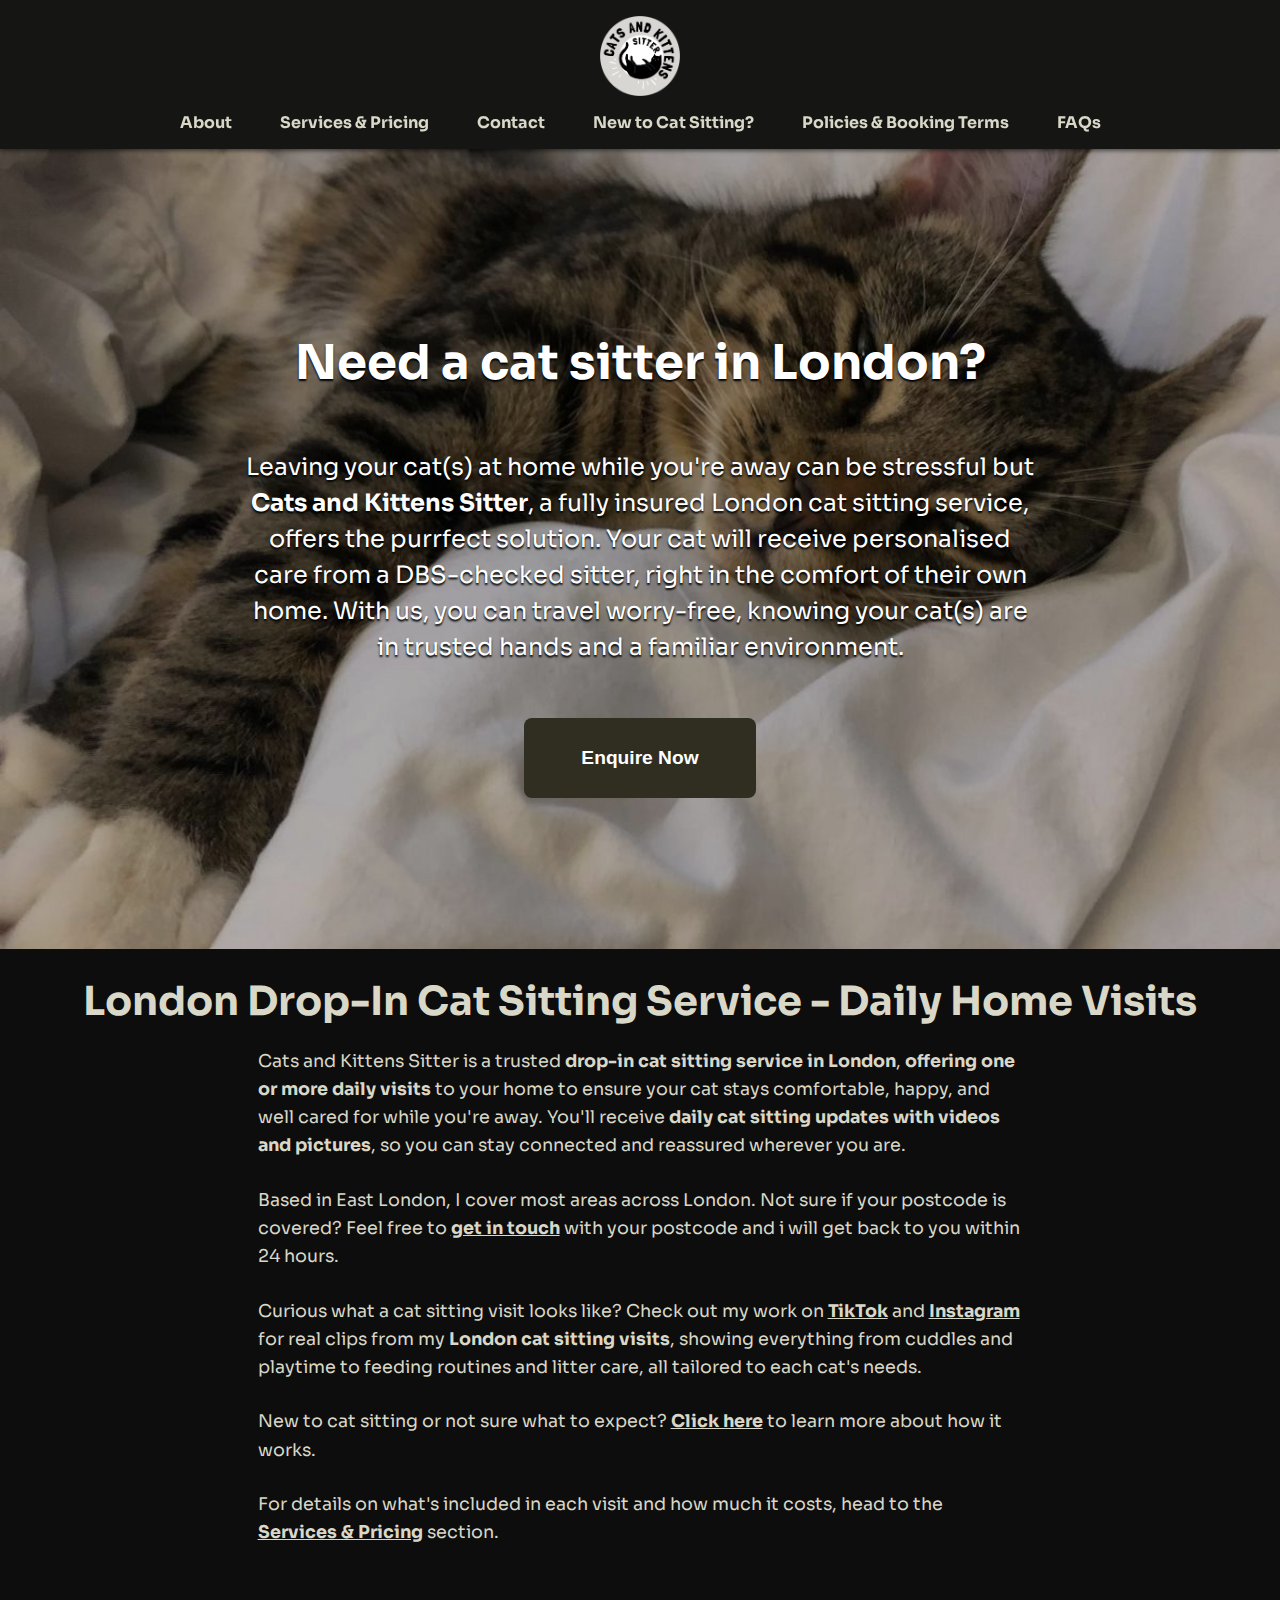
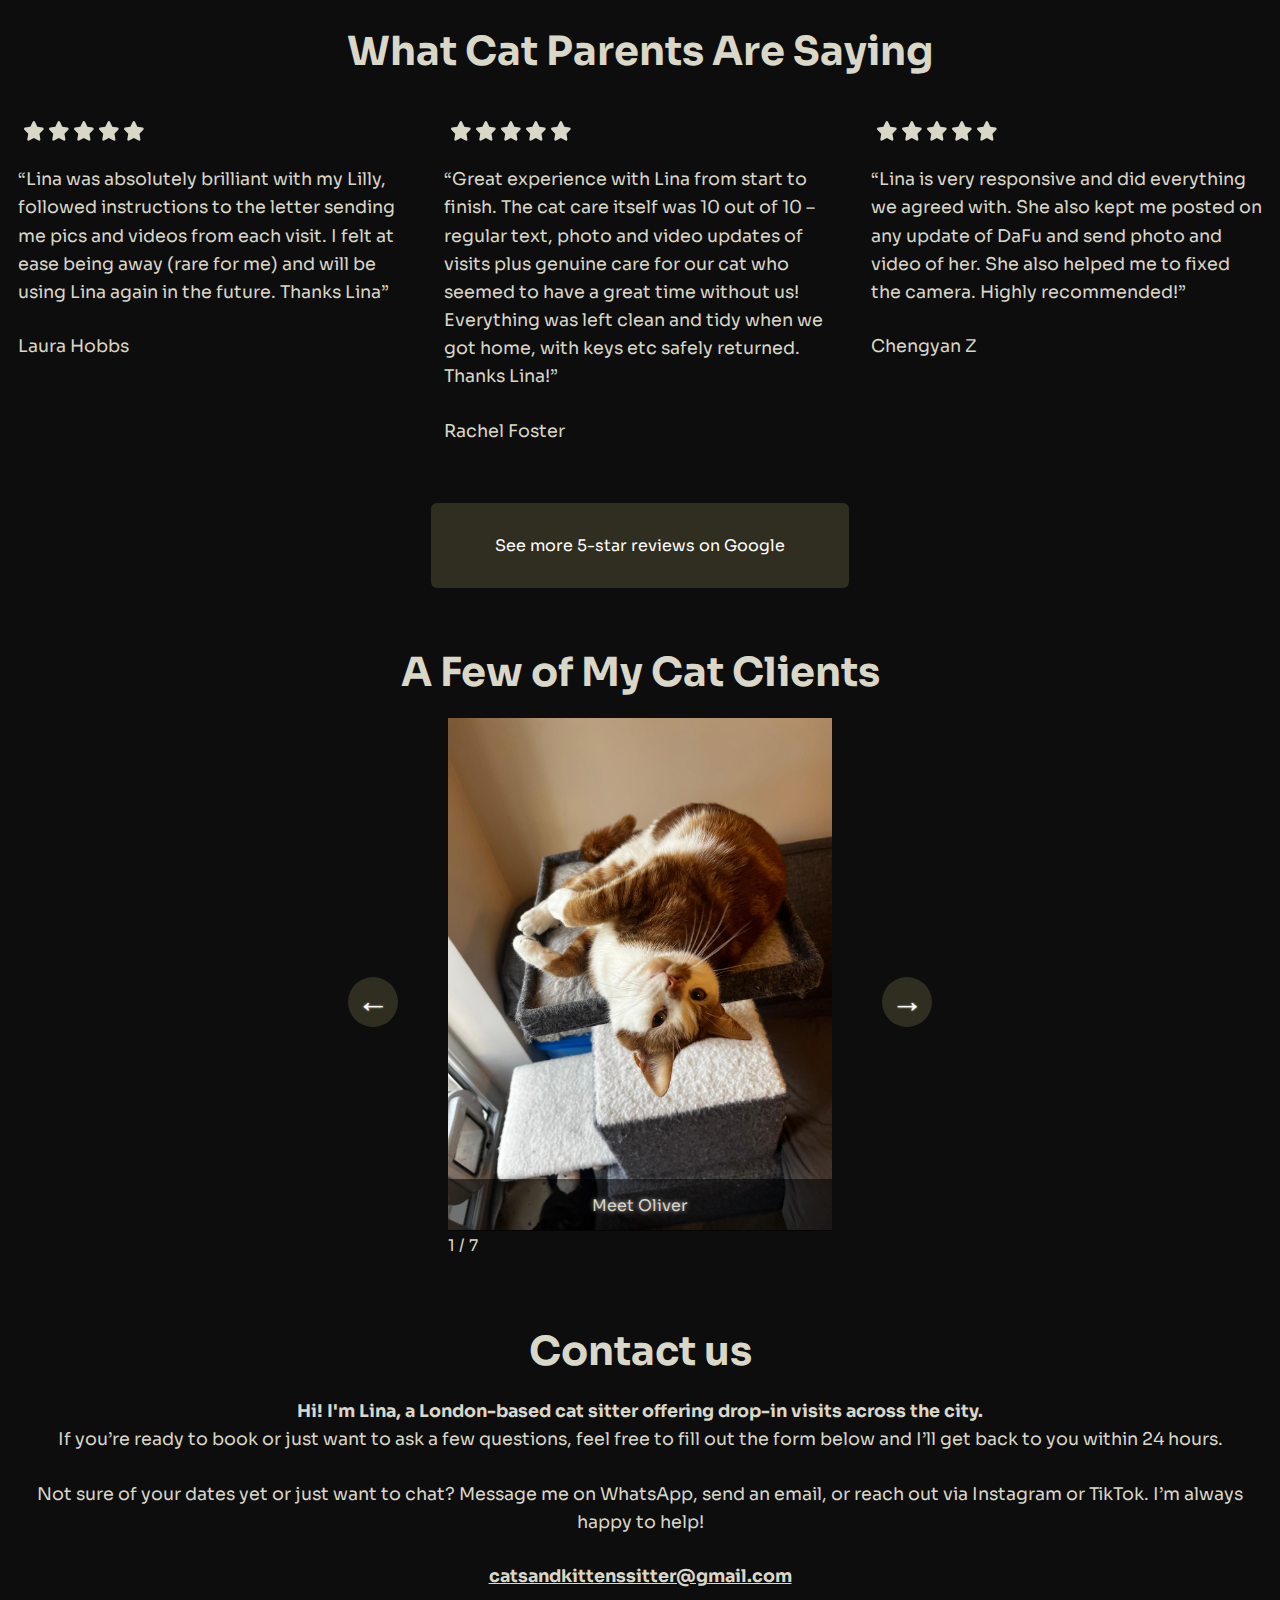
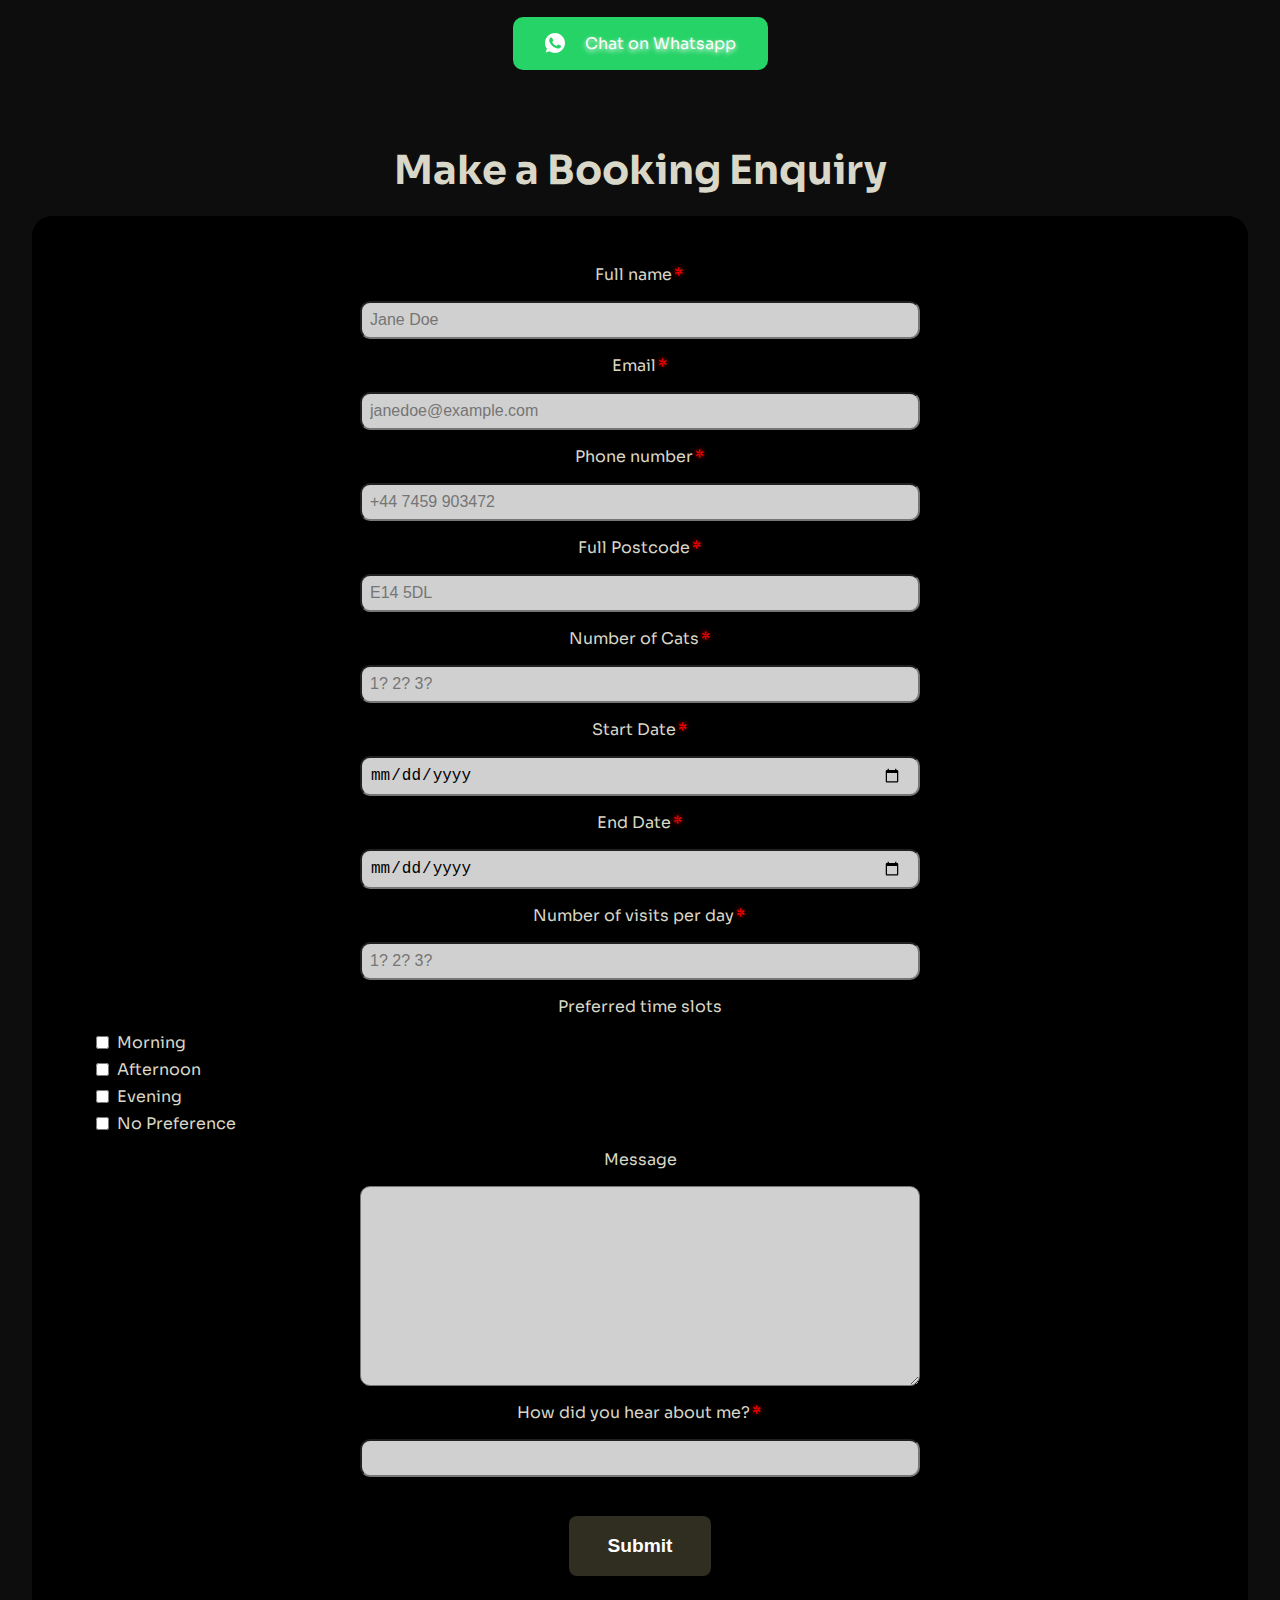
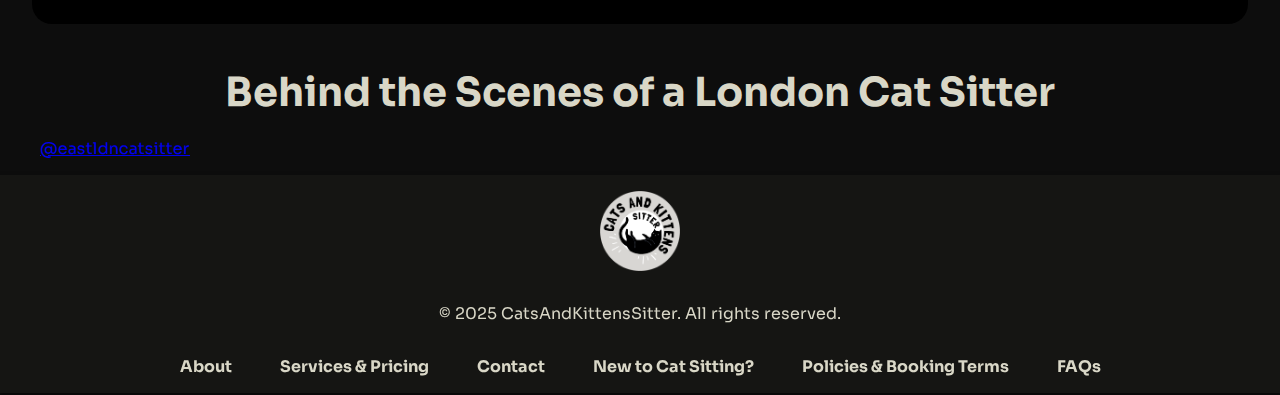
<file: docs/index.html>
<!DOCTYPE html>
<html lang="en">
  <head>
    <meta charset="UTF-8" />
    <meta name="viewport" content="width=device-width, initial-scale=1.0" />
    <link rel="stylesheet" href="/docs/styles.css" />
    <link rel="preconnect" href="https://fonts.googleapis.com" />
    <link rel="preconnect" href="https://fonts.gstatic.com" crossorigin />
    <link
      href="https://fonts.googleapis.com/css2?family=Sora:wght@100..800&display=swap"
      rel="stylesheet"
    />
    <script type="module" src="/docs/script.js"></script>
    <title>Cats and Kittens Sitter - Need a Cat Sitter? I'm your girl!</title>
    <link rel="icon" href="/assets/favicon.webp" />
  </head>
  <body>
    <div class="nav-container">
      <nav>
        <button class="hamburger">&#9776;</button>
        <img src="/assets/logo-blog.png" alt="Cats and Kittens Sitter Logo" />
        <ul>
          <li><a href="">About</a></li>
          <li><a href="/docs/services&pricing.html">Services & Pricing</a></li>
          <li><a href="">Contact</a></li>
          <li><a href="">New to Cat Sitting?</a></li>
          <li><a href="">Policies & Booking Terms</a></li>
          <li><a href="">FAQs</a></li>
        </ul>
        <button class="get-in-touch-btn display-none">Get In Touch</button>
      </nav>
    </div>
    <header>
      <h1>Need a cat sitter in London?</h1>
      <p>
        Leaving your cat(s) at home while you're away can be stressful but
        <strong>Cats and Kittens Sitter</strong>, a fully insured London cat
        sitting service, offers the purrfect solution. Your cat will receive
        personalised care from a DBS-checked sitter, right in the comfort of
        their own home. With us, you can travel worry-free, knowing your cat(s)
        are in trusted hands and a familiar environment.
      </p>
      <button class="get-in-touch-btn">Enquire Now</button>
    </header>
    <main>
      <section>
        <h1>London Drop-In Cat Sitting Service - Daily Home Visits</h1>
        <p>
          Cats and Kittens Sitter is a trusted
          <strong>drop-in cat sitting service in London</strong>,
          <strong>offering one or more daily visits</strong> to your home to
          ensure your cat stays comfortable, happy, and well cared for while
          you're away. You'll receive
          <strong>daily cat sitting updates with videos and pictures</strong>,
          so you can stay connected and reassured wherever you are.
        </p>
        <p>
          Based in East London, I cover most areas across London. Not sure if
          your postcode is covered? Feel free to
          <a href="">get in touch</a> with your postcode and i will get back to
          you within 24 hours.
        </p>
        <p>
          Curious what a cat sitting visit looks like? Check out my work on
          <a href="https://www.tiktok.com/@eastldncatsitter" target="_blank"
            >TikTok</a
          >
          and
          <a href="https://www.instagram.com/eastldncatsitter/" target="_blank"
            >Instagram</a
          >
          for real clips from my <strong>London cat sitting visits</strong>,
          showing everything from cuddles and playtime to feeding routines and
          litter care, all tailored to each cat's needs.
        </p>
        <p>
          New to cat sitting or not sure what to expect?
          <a href="">Click here</a> to learn more about how it works.
        </p>
        <p>
          For details on what's included in each visit and how much it costs,
          head to the
          <a href="/docs/services&pricing.html">Services & Pricing</a> section.
        </p>
      </section>
      <section>
        <h1 class="review-heading">What Cat Parents Are Saying</h1>
        <div class="grid">
          <div class="review">
            <div class="flex-stars">
              <img src="/assets/star.svg" alt="Star" class="star" />
              <img src="/assets/star.svg" alt="Star" class="star" />
              <img src="/assets/star.svg" alt="Star" class="star" />
              <img src="/assets/star.svg" alt="Star" class="star" />
              <img src="/assets/star.svg" alt="Star" class="star" />
            </div>
            <p>
              “Lina was absolutely brilliant with my Lilly, followed
              instructions to the letter sending me pics and videos from each
              visit. I felt at ease being away (rare for me) and will be using
              Lina again in the future. Thanks Lina”
            </p>
            <p>Laura Hobbs</p>
          </div>
          <div class="review">
            <div class="flex-stars">
              <img src="/assets/star.svg" alt="Star" class="star" />
              <img src="/assets/star.svg" alt="Star" class="star" />
              <img src="/assets/star.svg" alt="Star" class="star" />
              <img src="/assets/star.svg" alt="Star" class="star" />
              <img src="/assets/star.svg" alt="Star" class="star" />
            </div>
            <p>
              “Great experience with Lina from start to finish. The cat care
              itself was 10 out of 10 – regular text, photo and video updates of
              visits plus genuine care for our cat who seemed to have a great
              time without us! Everything was left clean and tidy when we got
              home, with keys etc safely returned. Thanks Lina!”
            </p>
            <p>Rachel Foster</p>
          </div>
          <div class="review">
            <div class="flex-stars">
              <img src="/assets/star.svg" alt="Star" class="star" />
              <img src="/assets/star.svg" alt="Star" class="star" />
              <img src="/assets/star.svg" alt="Star" class="star" />
              <img src="/assets/star.svg" alt="Star" class="star" />
              <img src="/assets/star.svg" alt="Star" class="star" />
            </div>
            <p>
              “Lina is very responsive and did everything we agreed with. She
              also kept me posted on any update of DaFu and send photo and video
              of her. She also helped me to fixed the camera. Highly
              recommended!”
            </p>
            <p>Chengyan Z</p>
          </div>
        </div>
        <div class="reviews-btn-container">
          <a href="https://g.co/kgs/iNRkeuC" target="_blank" class="reviews-btn"
            >See more 5-star reviews on Google</a
          >
        </div>
        <div class="client-container">
          <h1>A Few of My Cat Clients</h1>
          <div class="gallery-container">
            <img
              src="/assets/oliver.jpeg"
              alt="Oliver the cat, ginger and white"
              class="gallery-img"
              id="cat1"
            /><img
              src="/assets/zizi.jpeg"
              alt="Zizi the cat, black and white"
              class="gallery-img hidden-img"
              id="cat2"
            /><img
              src="/assets/nancy.jpeg"
              alt="Nancy the cat, black"
              class="gallery-img hidden-img"
              id="cat3"
            /><img
              src="/assets/sophia.jpeg"
              alt="Sophia the cat, tabby"
              class="gallery-img hidden-img"
              id="cat4"
            /><img
              src="/assets/mr-onions.jpeg"
              alt="Mr. Onions the cat, tabby"
              class="gallery-img hidden-img"
              id="cat5"
            /><img
              src="/assets/dafu.jpeg"
              alt="DaFu the cat, white"
              class="gallery-img hidden-img"
              id="cat6"
            /><img
              src="/assets/bertie.jpeg"
              alt="Bertie the cat, "
              class="gallery-img hidden-img"
              id="cat7"
            />
            <div class="gallery-caption">Meet Oliver</div>
            <button class="gallery-arrow gallery-left-arrow">←</button>
            <button class="gallery-arrow gallery-right-arrow">→</button>
            <div id="gallery-index">1 / 7</div>
          </div>
        </div>
      </section>
      <section>
        <div class="contact-us-section">
          <h1>Contact us</h1>
          <p>
            <strong
              >Hi! I'm Lina, a London-based cat sitter offering drop-in visits
              across the city.</strong
            >
            <span class="block"
              >If you’re ready to book or just want to ask a few questions, feel
              free to fill out the form below and I’ll get back to you within 24
              hours.</span
            >
          </p>
          <p>
            Not sure of your dates yet or just want to chat? Message me on
            WhatsApp, send an email, or reach out via Instagram or TikTok. I’m
            always happy to help!
          </p>
          <p>
            <a href="mailto:catsandkittenssitter@gmail.com" class="block"
              >catsandkittenssitter@gmail.com</a
            >
          </p>
          <a
            class="whatsapp-btn"
            href="https://api.whatsapp.com/send?phone=447459903472&text=Hi!%20I%20got%20your%20number%20from%20your%20website%20and%20I%E2%80%99m%20interested%20in%20booking%20cat%20sitting%20with%20you."
          >
            <img
              src="/assets/whatsapp.svg"
              alt="WhatsApp Logo"
              class="whatsapp-img"
            />
            Chat on Whatsapp
          </a>
        </div>
        <div class="booking-enquiry-section">
          <h1>Make a Booking Enquiry</h1>
          <form action="">
            <div class="form-container">
              <label for="full-name"
                >Full name<span class="color-red margin-2px">*</span></label
              ><input
                type="text"
                id="full-name"
                class="input"
                placeholder="Jane Doe"
              />
              <label for="email"
                >Email<span class="color-red margin-2px">*</span></label
              ><input
                type="email"
                id="email"
                class="input"
                placeholder="janedoe@example.com"
              />
              <label for="tel"
                >Phone number<span class="color-red margin-2px">*</span></label
              ><input
                type="tel"
                id="tel"
                class="input"
                placeholder="+44 7459 903472"
                required
              />
              <label for="postcode"
                >Full Postcode<span class="color-red margin-2px">*</span></label
              >
              <input
                type="text"
                id="postcode"
                class="input"
                placeholder="E14 5DL"
                required
              />
              <label for="cat-num"
                >Number of Cats<span class="color-red margin-2px"
                  >*</span
                ></label
              >
              <input
                type="number"
                id="cat-num"
                class="input"
                placeholder="1? 2? 3?"
                required
              />
              <label for="start-date"
                >Start Date<span class="color-red margin-2px">*</span></label
              >
              <input type="date" id="start-date" class="input" required />
              <label for="end-date"
                >End Date<span class="color-red margin-2px">*</span></label
              >
              <input type="date" id="end-date" class="input" required />
              <label for="visits-per-day"
                >Number of visits per day<span class="color-red margin-2px"
                  >*</span
                ></label
              >
              <input
                type="number"
                id="visits-per-day"
                class="input"
                placeholder="1? 2? 3?"
                required
              />
              <label for="time-slots">Preferred time slots</label>

              <div id="time-slots" class="checkbox-group">
                <label><input type="checkbox" value="morning" /> Morning</label>
                <label
                  ><input type="checkbox" value="afternoon" /> Afternoon</label
                >
                <label><input type="checkbox" value="evening" /> Evening</label>
                <label
                  ><input type="checkbox" value="none" /> No Preference</label
                >
              </div>

              <label for="message">Message</label>
              <textarea
                name="message"
                id="message"
                class="input message-input"
              ></textarea>
              <label for="how-hear"
                >How did you hear about me?<span class="color-red margin-2px"
                  >*</span
                ></label
              ><input type="text" id="how-hear" class="input" />
              <button type="submit" class="submit">Submit</button>
            </div>
          </form>
        </div>
      </section>
      <section>
        <h1>Behind the Scenes of a London Cat Sitter</h1>
        <blockquote
          class="tiktok-embed"
          cite="https://www.tiktok.com/@eastldncatsitter"
          data-unique-id="eastldncatsitter"
          data-embed-type="creator"
          style="max-width: 780px; min-width: 288px; border-radius: 20px"
        >
          <section>
            <a
              target="_blank"
              href="https://www.tiktok.com/@eastldncatsitter?refer=creator_embed"
              >@eastldncatsitter</a
            >
          </section>
        </blockquote>
        <script async src="https://www.tiktok.com/embed.js"></script>
      </section>
      <footer>
        <div class="nav-container">
          <nav>
            <button class="hamburger">&#9776;</button>
            <img
              src="/assets/logo-blog.png"
              alt="Cats and Kittens Sitter Logo"
            />
            <p>© 2025 CatsAndKittensSitter. All rights reserved.</p>
            <ul>
              <li><a href="">About</a></li>
              <li>
                <a href="/docs/services&pricing.html">Services & Pricing</a>
              </li>
              <li><a href="">Contact</a></li>
              <li><a href="">New to Cat Sitting?</a></li>
              <li><a href="">Policies & Booking Terms</a></li>
              <li><a href="">FAQs</a></li>
            </ul>
            <button class="get-in-touch-btn display-none">Get In Touch</button>
          </nav>
        </div>
      </footer>
    </main>
  </body>
</html>
</file>
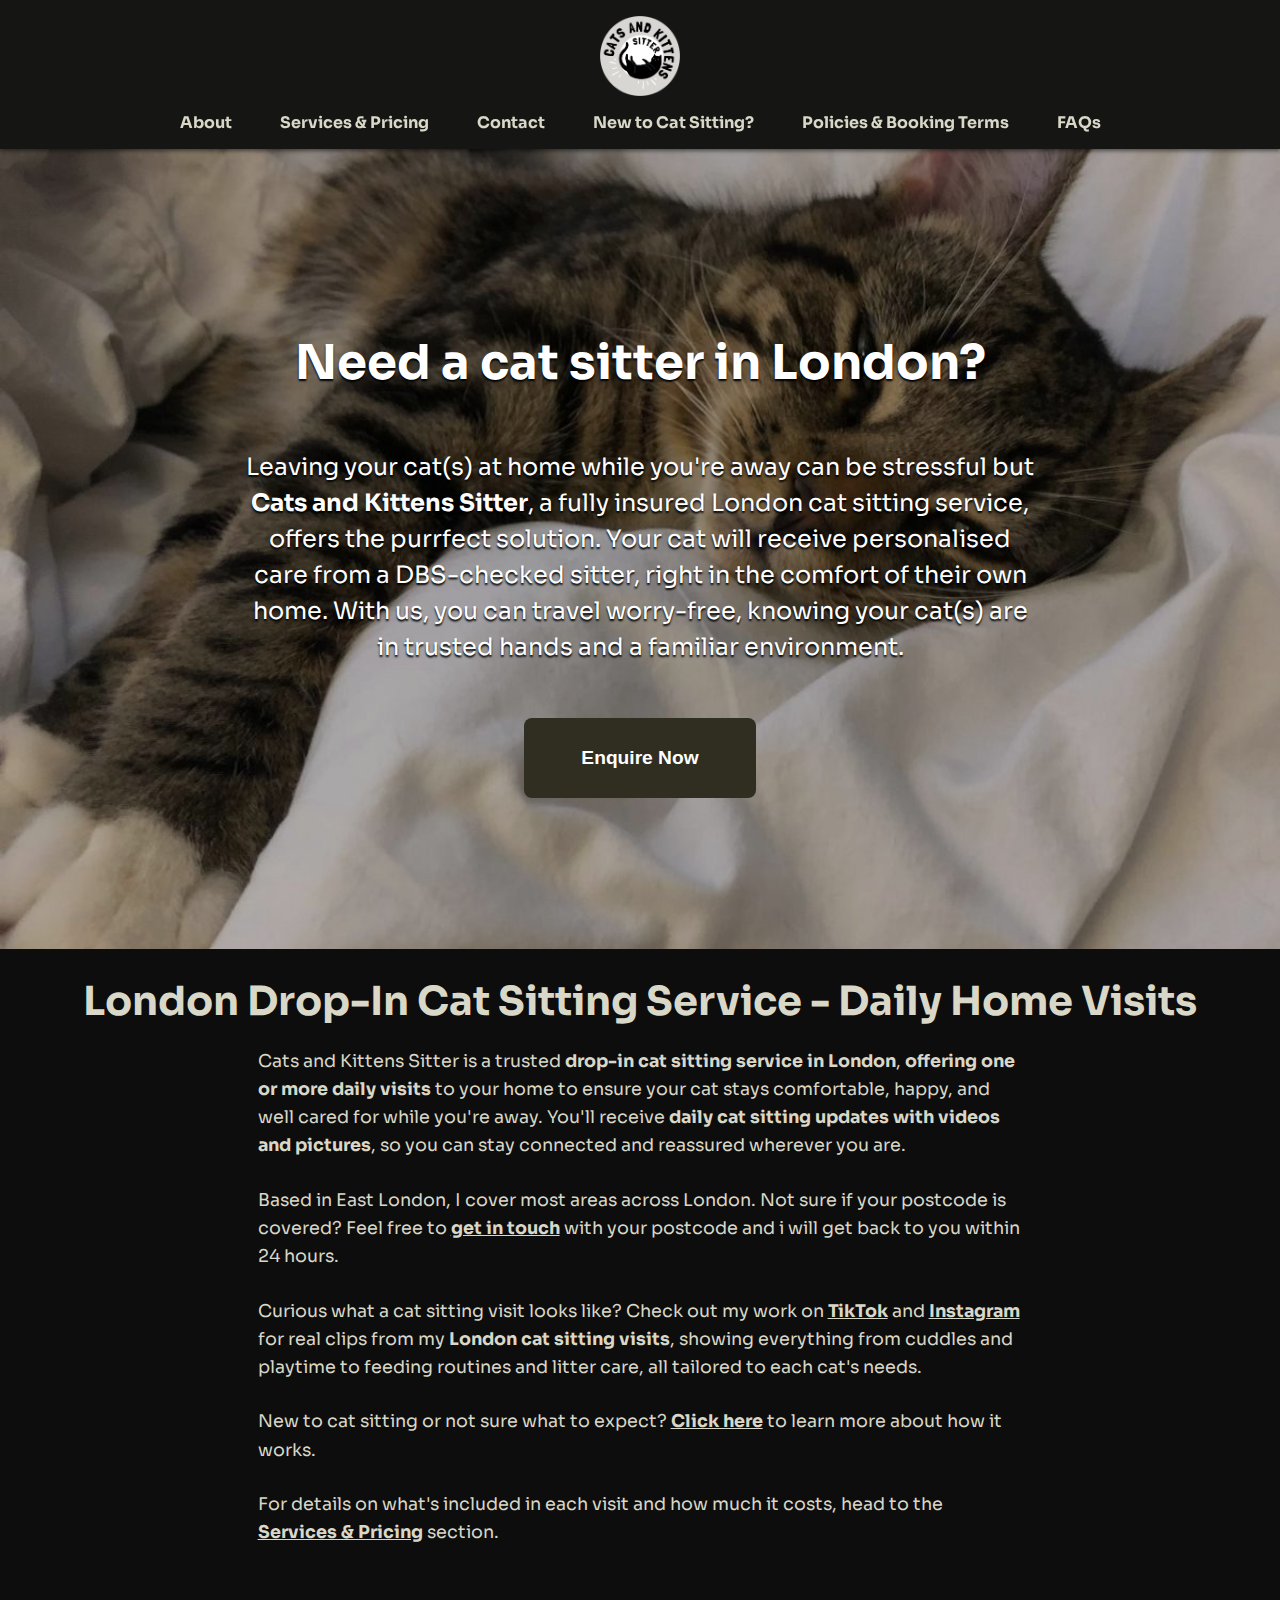
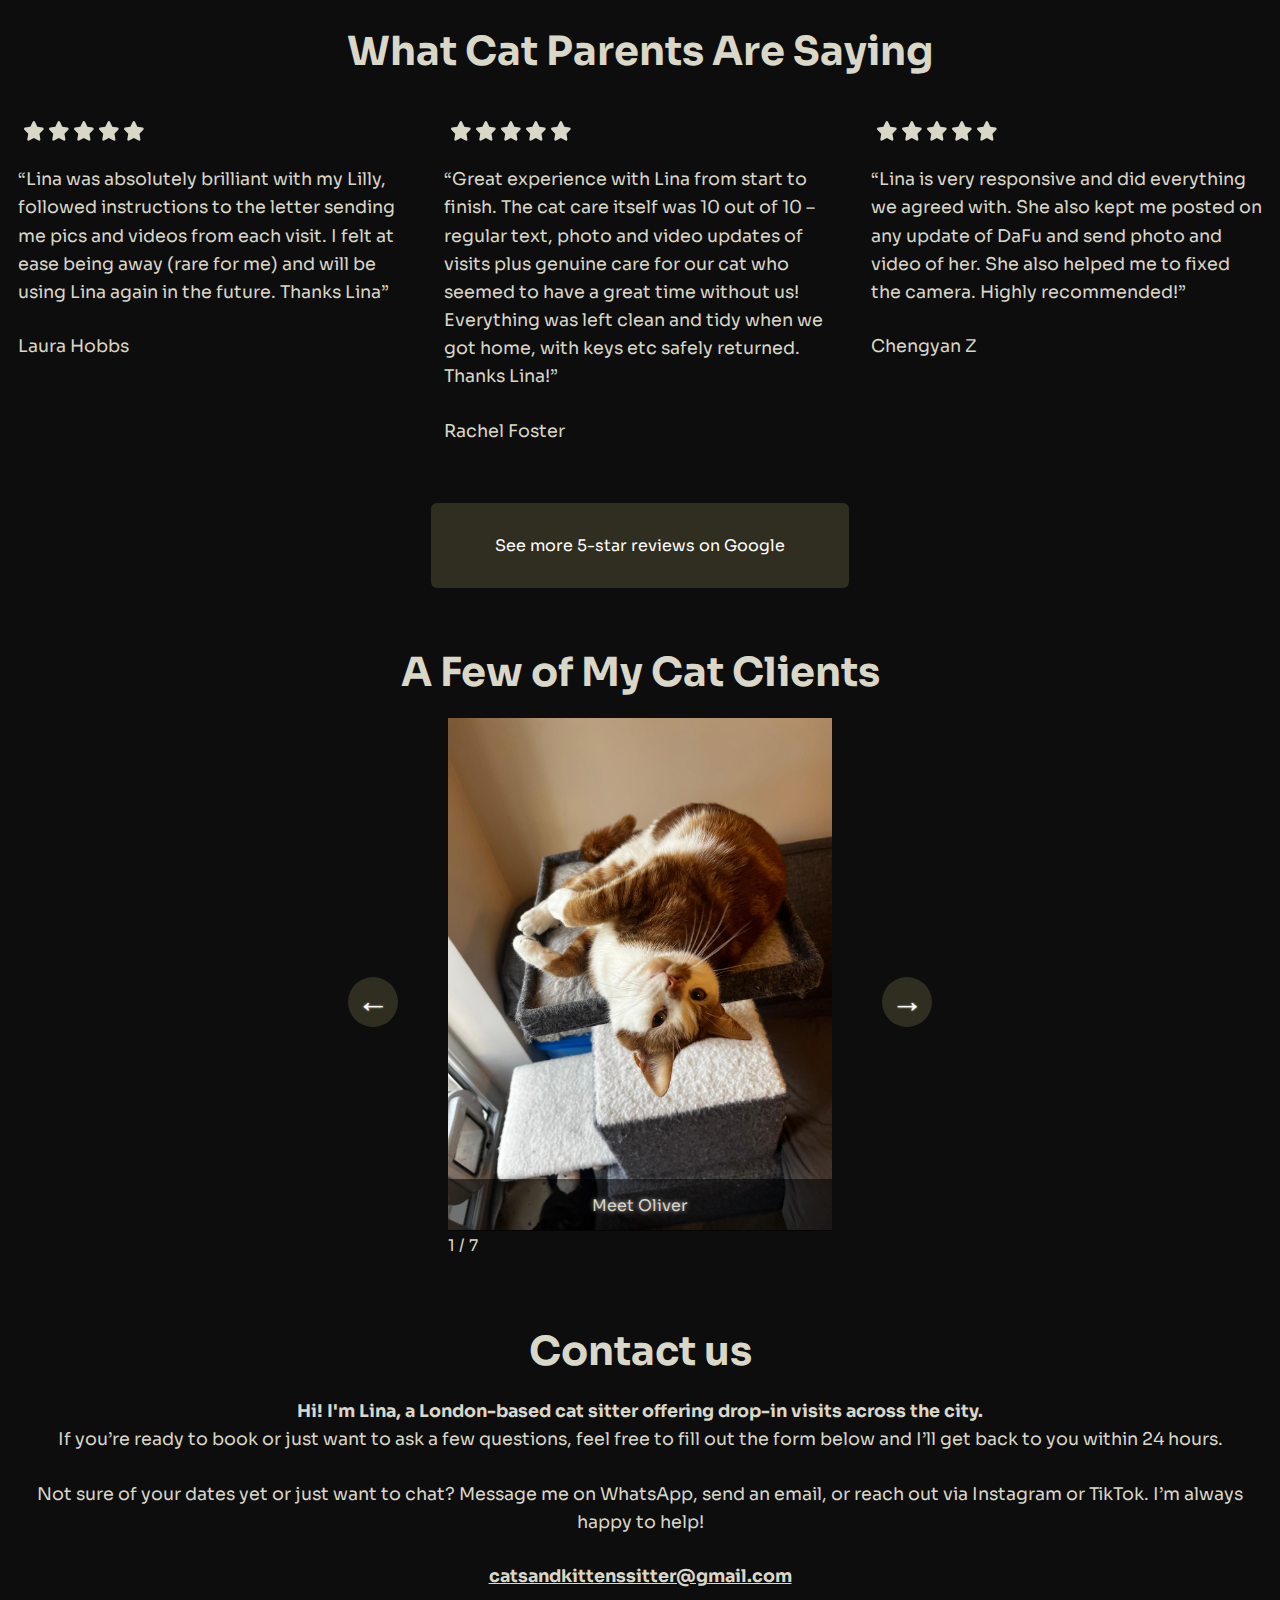
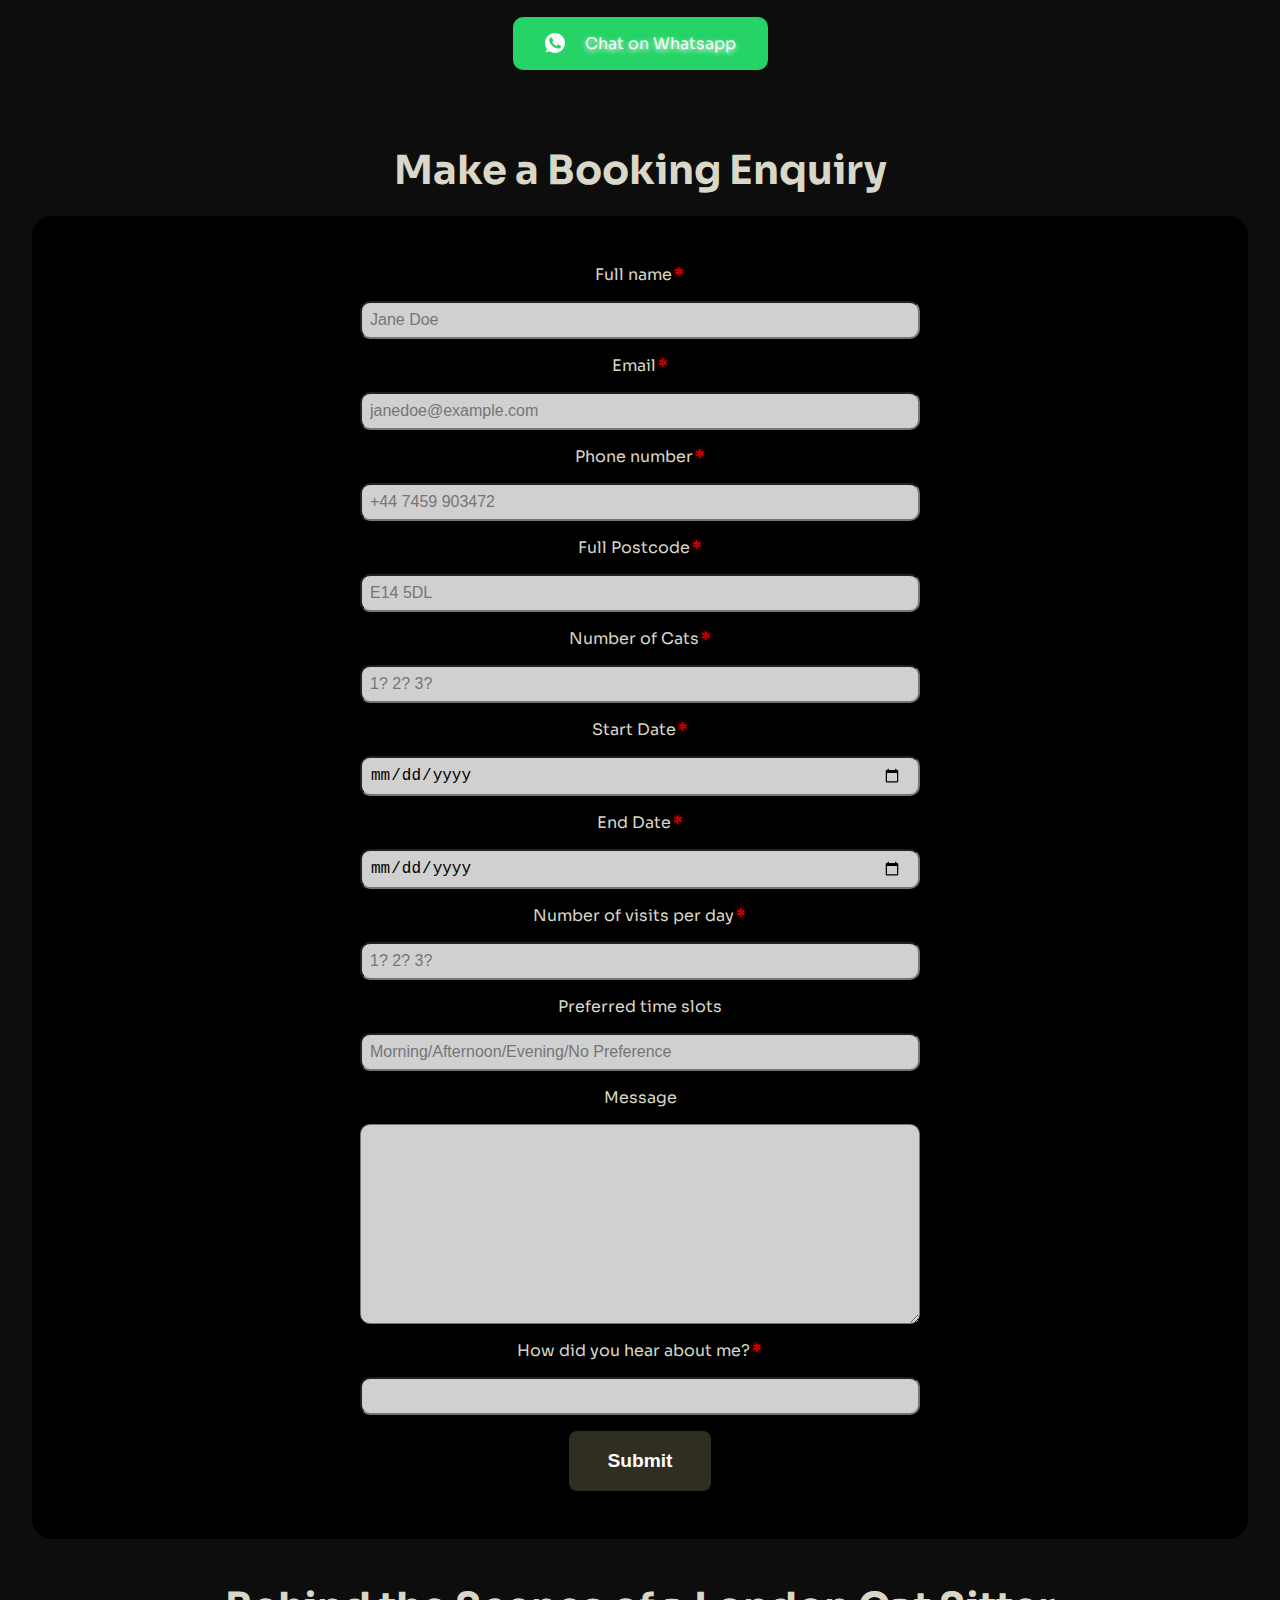
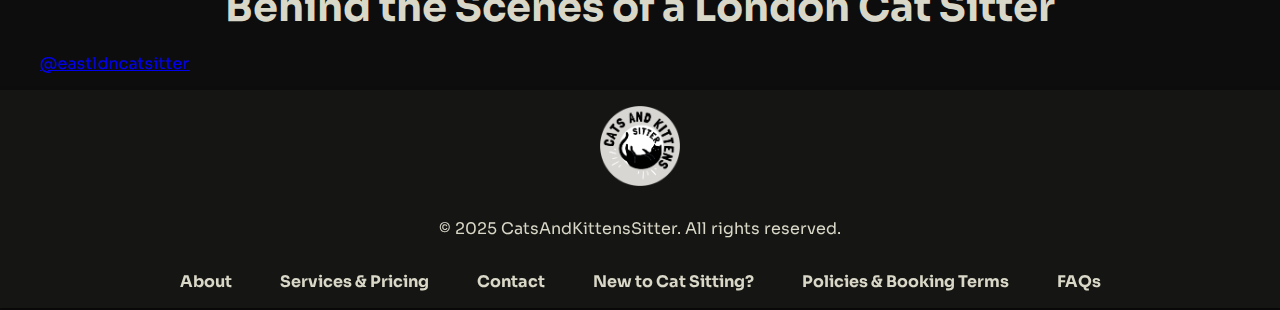
<file: html/index.html>
<!DOCTYPE html>
<html lang="en">
  <head>
    <meta charset="UTF-8" />
    <meta name="viewport" content="width=device-width, initial-scale=1.0" />
    <link rel="stylesheet" href="/css/styles.css" />
    <link rel="preconnect" href="https://fonts.googleapis.com" />
    <link rel="preconnect" href="https://fonts.gstatic.com" crossorigin />
    <link
      href="https://fonts.googleapis.com/css2?family=Sora:wght@100..800&display=swap"
      rel="stylesheet"
    />
    <script type="module" src="/js/script.js"></script>
    <title>Cats and Kittens Sitter - Need a Cat Sitter? I'm your girl!</title>
    <link rel="icon" href="/assets/favicon.webp" />
  </head>
  <body>
    <div class="nav-container">
      <nav>
        <button class="hamburger">&#9776;</button>
        <img src="/assets/logo-blog.png" alt="Cats and Kittens Sitter Logo" />
        <ul>
          <li><a href="">About</a></li>
          <li><a href="">Services & Pricing</a></li>
          <li><a href="">Contact</a></li>
          <li><a href="">New to Cat Sitting?</a></li>
          <li><a href="">Policies & Booking Terms</a></li>
          <li><a href="">FAQs</a></li>
        </ul>
        <button class="get-in-touch-btn display-none">Get In Touch</button>
      </nav>
    </div>
    <header>
      <h1>Need a cat sitter in London?</h1>
      <p>
        Leaving your cat(s) at home while you're away can be stressful but
        <strong>Cats and Kittens Sitter</strong>, a fully insured London cat
        sitting service, offers the purrfect solution. Your cat will receive
        personalised care from a DBS-checked sitter, right in the comfort of
        their own home. With us, you can travel worry-free, knowing your cat(s)
        are in trusted hands and a familiar environment.
      </p>
      <button class="get-in-touch-btn">Enquire Now</button>
    </header>
    <main>
      <section>
        <h1>London Drop-In Cat Sitting Service - Daily Home Visits</h1>
        <p>
          Cats and Kittens Sitter is a trusted
          <strong>drop-in cat sitting service in London</strong>,
          <strong>offering one or more daily visits</strong> to your home to
          ensure your cat stays comfortable, happy, and well cared for while
          you're away. You'll receive
          <strong>daily cat sitting updates with videos and pictures</strong>,
          so you can stay connected and reassured wherever you are.
        </p>
        <p>
          Based in East London, I cover most areas across London. Not sure if
          your postcode is covered? Feel free to
          <a href="">get in touch</a> with your postcode and i will get back to
          you within 24 hours.
        </p>
        <p>
          Curious what a cat sitting visit looks like? Check out my work on
          <a href="https://www.tiktok.com/@eastldncatsitter" target="_blank"
            >TikTok</a
          >
          and
          <a href="https://www.instagram.com/eastldncatsitter/" target="_blank"
            >Instagram</a
          >
          for real clips from my <strong>London cat sitting visits</strong>,
          showing everything from cuddles and playtime to feeding routines and
          litter care, all tailored to each cat's needs.
        </p>
        <p>
          New to cat sitting or not sure what to expect?
          <a href="">Click here</a> to learn more about how it works.
        </p>
        <p>
          For details on what's included in each visit and how much it costs,
          head to the <a href="">Services & Pricing</a> section.
        </p>
      </section>
      <section>
        <h1 class="review-heading">What Cat Parents Are Saying</h1>
        <div class="grid">
          <div class="review">
            <div class="flex-stars">
              <img src="/assets/star.svg" alt="Star" class="star" />
              <img src="/assets/star.svg" alt="Star" class="star" />
              <img src="/assets/star.svg" alt="Star" class="star" />
              <img src="/assets/star.svg" alt="Star" class="star" />
              <img src="/assets/star.svg" alt="Star" class="star" />
            </div>
            <p>
              “Lina was absolutely brilliant with my Lilly, followed
              instructions to the letter sending me pics and videos from each
              visit. I felt at ease being away (rare for me) and will be using
              Lina again in the future. Thanks Lina”
            </p>
            <p>Laura Hobbs</p>
          </div>
          <div class="review">
            <div class="flex-stars">
              <img src="/assets/star.svg" alt="Star" class="star" />
              <img src="/assets/star.svg" alt="Star" class="star" />
              <img src="/assets/star.svg" alt="Star" class="star" />
              <img src="/assets/star.svg" alt="Star" class="star" />
              <img src="/assets/star.svg" alt="Star" class="star" />
            </div>
            <p>
              “Great experience with Lina from start to finish. The cat care
              itself was 10 out of 10 – regular text, photo and video updates of
              visits plus genuine care for our cat who seemed to have a great
              time without us! Everything was left clean and tidy when we got
              home, with keys etc safely returned. Thanks Lina!”
            </p>
            <p>Rachel Foster</p>
          </div>
          <div class="review">
            <div class="flex-stars">
              <img src="/assets/star.svg" alt="Star" class="star" />
              <img src="/assets/star.svg" alt="Star" class="star" />
              <img src="/assets/star.svg" alt="Star" class="star" />
              <img src="/assets/star.svg" alt="Star" class="star" />
              <img src="/assets/star.svg" alt="Star" class="star" />
            </div>
            <p>
              “Lina is very responsive and did everything we agreed with. She
              also kept me posted on any update of DaFu and send photo and video
              of her. She also helped me to fixed the camera. Highly
              recommended!”
            </p>
            <p>Chengyan Z</p>
          </div>
        </div>
        <div class="reviews-btn-container">
          <a href="https://g.co/kgs/iNRkeuC" target="_blank" class="reviews-btn"
            >See more 5-star reviews on Google</a
          >
        </div>
        <div class="client-container">
          <h1>A Few of My Cat Clients</h1>
          <div class="gallery-container">
            <img
              src="/assets/oliver.jpeg"
              alt="Oliver the cat, ginger and white"
              class="gallery-img"
              id="cat1"
            /><img
              src="/assets/zizi.jpeg"
              alt="Zizi the cat, black and white"
              class="gallery-img hidden-img"
              id="cat2"
            /><img
              src="/assets/nancy.jpeg"
              alt="Nancy the cat, black"
              class="gallery-img hidden-img"
              id="cat3"
            /><img
              src="/assets/sophia.jpeg"
              alt="Sophia the cat, tabby"
              class="gallery-img hidden-img"
              id="cat4"
            /><img
              src="/assets/mr-onions.jpeg"
              alt="Mr. Onions the cat, tabby"
              class="gallery-img hidden-img"
              id="cat5"
            /><img
              src="/assets/dafu.jpeg"
              alt="DaFu the cat, white"
              class="gallery-img hidden-img"
              id="cat6"
            /><img
              src="/assets/bertie.jpeg"
              alt="Bertie the cat, "
              class="gallery-img hidden-img"
              id="cat7"
            />
            <div class="gallery-caption">Meet Oliver</div>
            <button class="gallery-arrow gallery-left-arrow">←</button>
            <button class="gallery-arrow gallery-right-arrow">→</button>
            <div id="gallery-index">1 / 7</div>
          </div>
        </div>
      </section>
      <section>
        <div class="contact-us-section">
          <h1>Contact us</h1>
          <p>
            <strong
              >Hi! I'm Lina, a London-based cat sitter offering drop-in visits
              across the city.</strong
            >
            <span class="block"
              >If you’re ready to book or just want to ask a few questions, feel
              free to fill out the form below and I’ll get back to you within 24
              hours.</span
            >
          </p>
          <p>
            Not sure of your dates yet or just want to chat? Message me on
            WhatsApp, send an email, or reach out via Instagram or TikTok. I’m
            always happy to help!
          </p>
          <p>
            <a href="mailto:catsandkittenssitter@gmail.com" class="block"
              >catsandkittenssitter@gmail.com</a
            >
          </p>
          <a
            class="whatsapp-btn"
            href="https://api.whatsapp.com/send?phone=447459903472&text=Hi!%20I%20got%20your%20number%20from%20your%20website%20and%20I%E2%80%99m%20interested%20in%20booking%20cat%20sitting%20with%20you."
          >
            <img
              src="/assets/whatsapp.svg"
              alt="WhatsApp Logo"
              class="whatsapp-img"
            />
            Chat on Whatsapp
          </a>
        </div>
        <div class="booking-enquiry-section">
          <h1>Make a Booking Enquiry</h1>
          <form action="">
            <div class="form-container">
              <label for="full-name"
                >Full name<span class="color-red margin-2px">*</span></label
              ><input
                type="text"
                id="full-name"
                class="input"
                placeholder="Jane Doe"
              />
              <label for="email"
                >Email<span class="color-red margin-2px">*</span></label
              ><input
                type="email"
                id="email"
                class="input"
                placeholder="janedoe@example.com"
              />
              <label for="tel"
                >Phone number<span class="color-red margin-2px">*</span></label
              ><input
                type="tel"
                id="tel"
                class="input"
                placeholder="+44 7459 903472"
                required
              />
              <label for="postcode"
                >Full Postcode<span class="color-red margin-2px">*</span></label
              >
              <input
                type="text"
                id="postcode"
                class="input"
                placeholder="E14 5DL"
                required
              />
              <label for="cat-num"
                >Number of Cats<span class="color-red margin-2px"
                  >*</span
                ></label
              >
              <input
                type="number"
                id="cat-num"
                class="input"
                placeholder="1? 2? 3?"
                required
              />
              <label for="start-date"
                >Start Date<span class="color-red margin-2px">*</span></label
              >
              <input type="date" id="start-date" class="input" required />
              <label for="end-date"
                >End Date<span class="color-red margin-2px">*</span></label
              >
              <input type="date" id="end-date" class="input" required />
              <label for="visits-per-day"
                >Number of visits per day<span class="color-red margin-2px"
                  >*</span
                ></label
              >
              <input
                type="number"
                id="visits-per-day"
                class="input"
                placeholder="1? 2? 3?"
                required
              />
              <label for="time-slots">Preferred time slots</label>
              <input
                type="text"
                id="time-slots"
                class="input"
                placeholder="Morning/Afternoon/Evening/No Preference"
              />
              <label for="message">Message</label>
              <textarea
                name="message"
                id="message"
                class="input message-input"
              ></textarea>
              <label for="how-hear"
                >How did you hear about me?<span class="color-red margin-2px"
                  >*</span
                ></label
              ><input type="text" id="how-hear" class="input" />
              <button type="submit" class="submit">Submit</button>
            </div>
          </form>
        </div>
      </section>
      <section>
        <h1>Behind the Scenes of a London Cat Sitter</h1>
        <blockquote
          class="tiktok-embed"
          cite="https://www.tiktok.com/@eastldncatsitter"
          data-unique-id="eastldncatsitter"
          data-embed-type="creator"
          style="max-width: 780px; min-width: 288px; border-radius: 20px"
        >
          <section>
            <a
              target="_blank"
              href="https://www.tiktok.com/@eastldncatsitter?refer=creator_embed"
              >@eastldncatsitter</a
            >
          </section>
        </blockquote>
        <script async src="https://www.tiktok.com/embed.js"></script>
      </section>
      <footer>
        <div class="nav-container">
          <nav>
            <button class="hamburger">&#9776;</button>
            <img
              src="/assets/logo-blog.png"
              alt="Cats and Kittens Sitter Logo"
            />
            <p>© 2025 CatsAndKittensSitter. All rights reserved.</p>
            <ul>
              <li><a href="">About</a></li>
              <li><a href="">Services & Pricing</a></li>
              <li><a href="">Contact</a></li>
              <li><a href="">New to Cat Sitting?</a></li>
              <li><a href="">Policies & Booking Terms</a></li>
              <li><a href="">FAQs</a></li>
            </ul>
            <button class="get-in-touch-btn display-none">Get In Touch</button>
          </nav>
        </div>
      </footer>
    </main>
  </body>
</html>
</file>
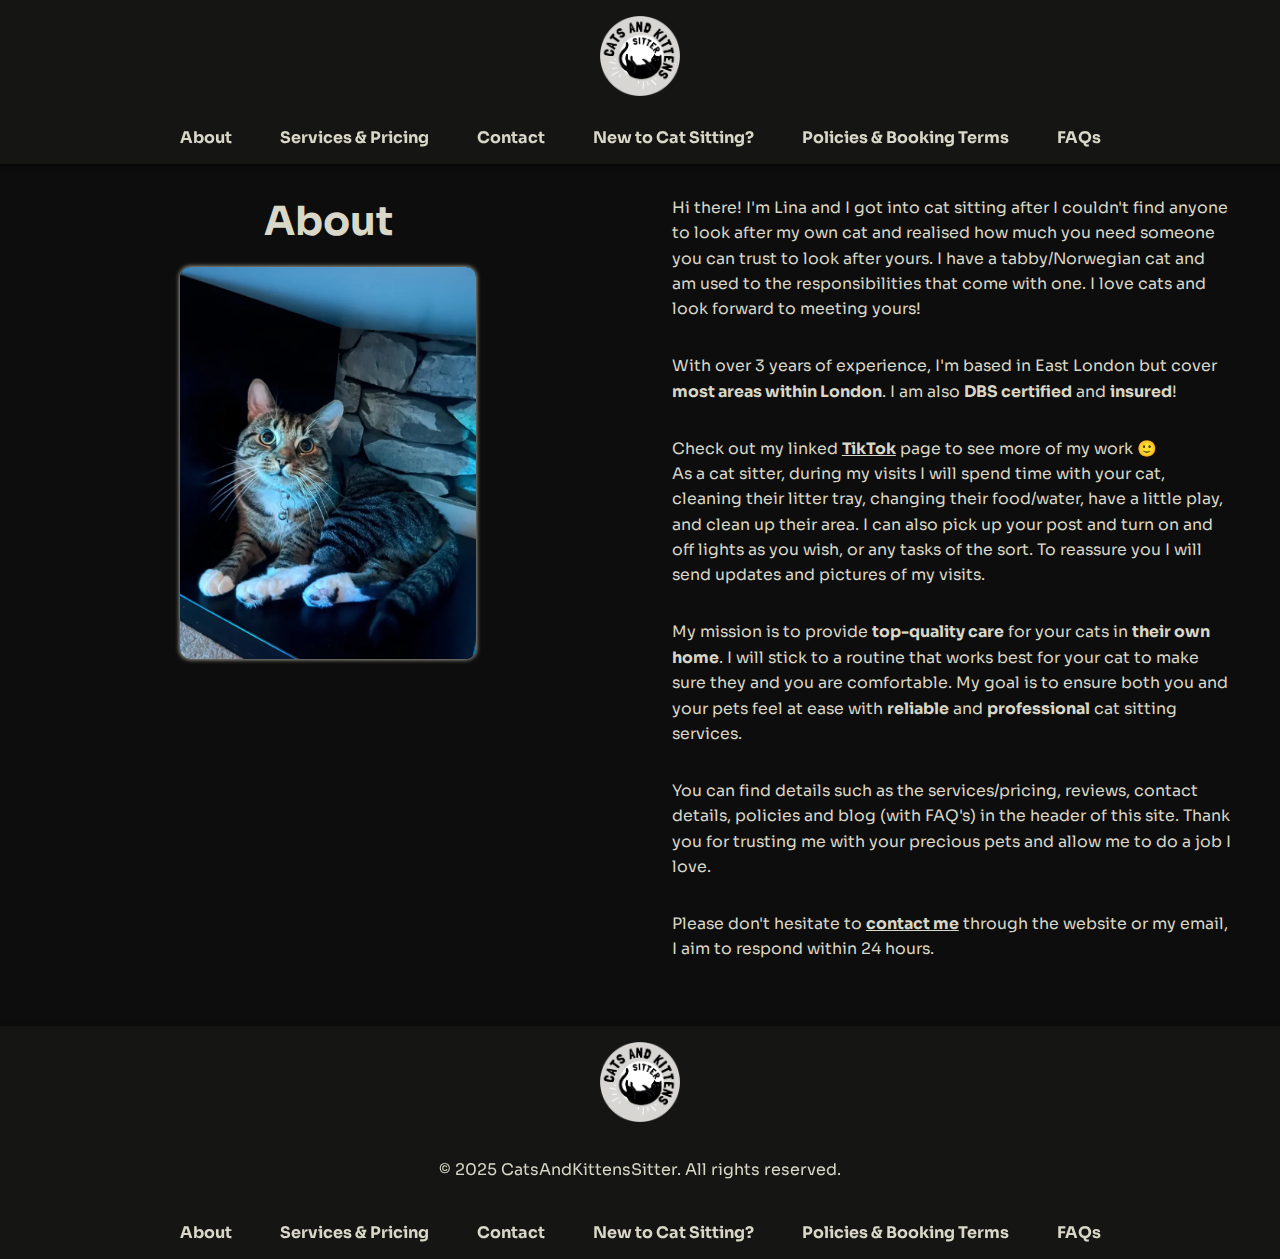
<file: about.html>
<!DOCTYPE html>
<html lang="en">
  <head>
    <meta charset="UTF-8" />
    <meta name="viewport" content="width=device-width, initial-scale=1.0" />
    <link rel="stylesheet" href="styles.css" />
    <link rel="preconnect" href="https://fonts.googleapis.com" />
    <link rel="preconnect" href="https://fonts.gstatic.com" crossorigin />
    <link
      href="https://fonts.googleapis.com/css2?family=Sora:wght@100..800&display=swap"
      rel="stylesheet"
    />
    <script type="module" src="script.js"></script>
    <title>About - Cats and Kittens Sitter</title>
    <link rel="icon" href="assets/favicon.webp" />
  </head>
  <body>
    <div class="nav-container">
      <nav>
        <button class="hamburger" id="hamburger">
          &#9776;
        </button>
        
        <div id="hamburger-menu" class="hamburger-menu display-none-hamburger">
          <a href="about.html" class="hamburger-item">About</a>
          <a href="services&pricing.html" class="hamburger-item">Services & Pricing</a>
          <a href="contact.html" class="hamburger-item">Contact</a>
          <a href="new-to-cat-sitting.html" class="hamburger-item">New to Cat Sitting?</a>
          <a href="" class="hamburger-item">Policies & Booking Terms</a>
          <a href="" class="hamburger-item">FAQs</a>
        </div>

        <a href="index.html">
          <img src="assets/logo-blog.png" alt="Cats and Kittens Sitter Logo"/>
        </a>
        <ul>
          <li><a href="about.html">About</a></li>
          <li><a href="services&pricing.html">Services & Pricing</a></li>
          <li><a href="contact.html">Contact</a></li>
          <li><a href="new-to-cat-sitting.html">New to Cat Sitting?</a></li>
          <li><a href="service-policies-booking-terms.html">Policies & Booking Terms</a></li>
          <li><a href="">FAQs</a></li>
        </ul>
        <button class="get-in-touch-btn display-none">Get In Touch</button>
      </nav>
    </div>
    <div class="not-inverse">
      <section>
        <div class="grid-2">
          <div>
            <h1 class="about-h1">About</h1>
            <img
              src="assets/minu-up.webp"
              alt="Minu, tabby cat, looking up sitting in a shelf"
              class="minu-img"
            />
          </div>
          <div class="about-container">
            <p class="padding-bottom">
              Hi there! I'm Lina and I got into cat sitting after I couldn't
              find anyone to look after my own cat and realised how much you
              need someone you can trust to look after yours. I have a
              tabby/Norwegian cat and am used to the responsibilities that come
              with one. I love cats and look forward to meeting yours!
            </p>
            <p class="padding-bottom">
              With over 3 years of experience, I'm based in East London but
              cover
              <strong>most areas within London</strong>. I am also
              <strong>DBS certified</strong> and <strong>insured</strong>!
            </p>
            <p>
              Check out my linked
              <a href="https://www.tiktok.com/@eastldncatsitter" target="_blank"
                >TikTok</a
              >
              page to see more of my work 🙂
            </p>
            <p class="padding-bottom">
              As a cat sitter, during my visits I will spend time with your cat,
              cleaning their litter tray, changing their food/water, have a
              little play, and clean up their area. I can also pick up your post
              and turn on and off lights as you wish, or any tasks of the sort.
              To reassure you I will send updates and pictures of my visits.
            </p>
            <p class="padding-bottom">
              My mission is to provide <strong>top-quality care</strong> for
              your cats in <strong>their own home</strong>. I will stick to a
              routine that works best for your cat to make sure they and you are
              comfortable. My goal is to ensure both you and your pets feel at
              ease with <strong>reliable</strong> and
              <strong>professional</strong> cat sitting services.
            </p>
            <p class="padding-bottom">
              You can find details such as the services/pricing, reviews,
              contact details, policies and blog (with FAQ's) in the header of
              this site. Thank you for trusting me with your precious pets and
              allow me to do a job I love.
            </p>
            <p class="padding-bottom">
              Please don't hesitate to <a href="">contact me</a> through the
              website or my email, I aim to respond within 24 hours.
            </p>
          </div>
        </div>
      </section>
    </div>
    <footer>
      <div class="nav-container">
        <nav>
          <button class="hamburger">&#9776;</button>
          <a href="index.html"
            ><img src="assets/logo-blog.png" alt="Cats and Kittens Sitter Logo"
          /></a>
          <p>© 2025 CatsAndKittensSitter. All rights reserved.</p>
          <ul>
            <li><a href="about.html">About</a></li>
            <li>
              <a href="services&pricing.html">Services & Pricing</a>
            </li>
            <li><a href="contact.html">Contact</a></li>
            <li><a href="new-to-cat-sitting.html">New to Cat Sitting?</a></li>
            <li><a href="service-policies-booking-terms.html">Policies & Booking Terms</a></li>
            <li><a href="">FAQs</a></li>
          </ul>
          <button class="get-in-touch-btn display-none">Get In Touch</button>
        </nav>
      </div>
    </footer>
  </body>
</html>
</file>
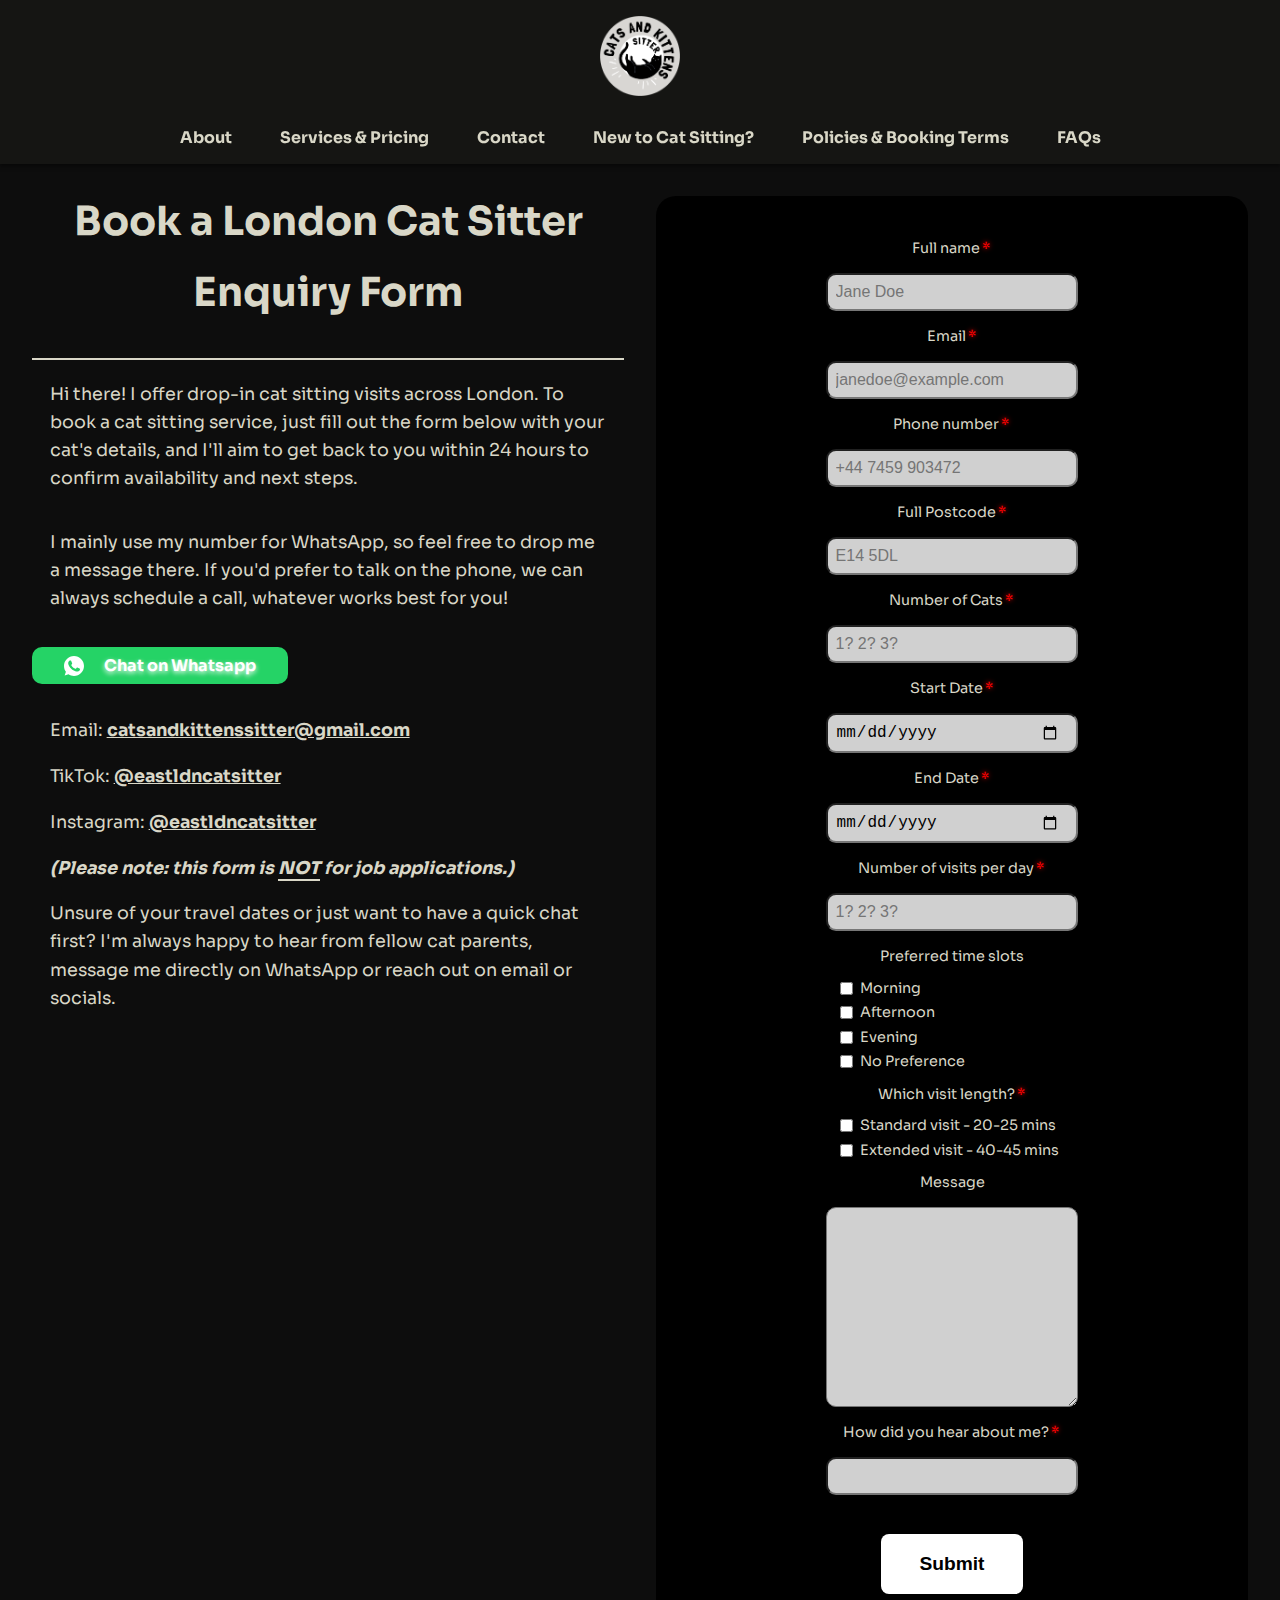
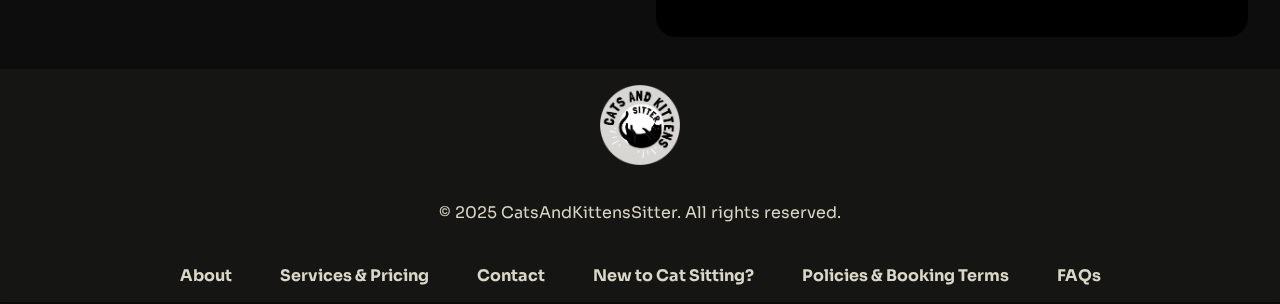
<file: contact.html>
<!DOCTYPE html>
<html lang="en">
  <head>
    <meta charset="UTF-8" />
    <meta name="viewport" content="width=device-width, initial-scale=1.0" />
    <link rel="stylesheet" href="styles.css" />
    <link rel="preconnect" href="https://fonts.googleapis.com" />
    <link rel="preconnect" href="https://fonts.gstatic.com" crossorigin />
    <link
      href="https://fonts.googleapis.com/css2?family=Sora:wght@100..800&display=swap"
      rel="stylesheet"
    />
    <script type="module" src="script.js"></script>
    <title>
      Book a London Cat Sitter: Enquiry Form - Cats and Kittens Sitter
    </title>
    <link rel="icon" href="assets/favicon.webp" />
  </head>
  <body>
    <div class="nav-container">
      <nav>
        <button class="hamburger" id="hamburger">&#9776;</button>

        <div id="hamburger-menu" class="hamburger-menu display-none-hamburger">
          <a href="about.html" class="hamburger-item">About</a>
          <a href="services&pricing.html" class="hamburger-item"
            >Services & Pricing</a
          >
          <a href="contact.html" class="hamburger-item">Contact</a>
          <a href="new-to-cat-sitting.html" class="hamburger-item"
            >New to Cat Sitting?</a
          >
          <a href="service-policies-booking-terms.html" class="hamburger-item"
            >Policies & Booking Terms</a
          >
          <a href="faqs.html" class="hamburger-item">FAQs</a>
        </div>

        <a href="index.html">
          <img src="assets/logo-blog.png" alt="Cats and Kittens Sitter Logo" />
        </a>
        <ul>
          <li><a href="about.html">About</a></li>
          <li><a href="services&pricing.html">Services & Pricing</a></li>
          <li><a href="contact.html">Contact</a></li>
          <li><a href="new-to-cat-sitting.html">New to Cat Sitting?</a></li>
          <li>
            <a href="service-policies-booking-terms.html"
              >Policies & Booking Terms</a
            >
          </li>
          <li><a href="faqs.html">FAQs</a></li>
        </ul>
        <a class="get-in-touch-btn display-none" href="contact.html"
          >Get In Touch</a
        >
      </nav>
    </div>
    <div class="not-inverse">
      <section>
        <div class="grid-2">
          <div>
            <h1 class="about-h1">Book a London Cat Sitter</h1>
            <h1 class="enquiry-form-h1">Enquiry Form</h1>
            <p class="padding-bottom">
              Hi there! I offer drop-in cat sitting visits across London. To
              book a cat sitting service, just fill out the form below with your
              cat's details, and I'll aim to get back to you within 24 hours to
              confirm availability and next steps.
            </p>
            <p class="padding-bottom">
              I mainly use my number for WhatsApp, so feel free to drop me a
              message there. If you'd prefer to talk on the phone, we can always
              schedule a call, whatever works best for you!
            </p>
            <a
              class="whatsapp-btn margin-bottom"
              href="https://api.whatsapp.com/send?phone=447459903472&text=Hi!%20I%20got%20your%20number%20from%20your%20website%20and%20I%E2%80%99m%20interested%20in%20booking%20cat%20sitting%20with%20you."
            >
              <img
                src="assets/whatsapp.svg"
                alt="WhatsApp Logo"
                class="whatsapp-img"
              />
              Chat on Whatsapp
            </a>
            <p class="padding-bottom-1">
              Email:
              <a href="mailto:catsandkittenssitter@gmail.com" target="_blank"
                >catsandkittenssitter@gmail.com</a
              >
            </p>
            <p class="padding-bottom-1">
              TikTok:
              <a href="https://www.tiktok.com/@eastldncatsitter" target="_blank"
                >@eastldncatsitter</a
              >
            </p>
            <p class="padding-bottom-1">
              Instagram:
              <a
                href="https://www.instagram.com/eastldncatsitter/"
                target="_blank"
                >@eastldncatsitter</a
              >
            </p>
            <p class="not-for-job-app padding-bottom-1">
              (Please note: this form is <span>NOT</span> for job applications.)
            </p>
            <p>
              Unsure of your travel dates or just want to have a quick chat
              first? I'm always happy to hear from fellow cat parents, message
              me directly on WhatsApp or reach out on email or socials.
            </p>
          </div>
          <div class="about-container">
            <form action="">
              <div class="form-container">
                <label for="full-name"
                  >Full name<span class="color-red margin-2px">*</span></label
                ><input
                  type="text"
                  id="full-name"
                  class="input"
                  placeholder="Jane Doe"
                />
                <label for="email"
                  >Email<span class="color-red margin-2px">*</span></label
                ><input
                  type="email"
                  id="email"
                  class="input"
                  placeholder="janedoe@example.com"
                />
                <label for="tel"
                  >Phone number<span class="color-red margin-2px"
                    >*</span
                  ></label
                ><input
                  type="tel"
                  id="tel"
                  class="input"
                  placeholder="+44 7459 903472"
                  required
                />
                <label for="postcode"
                  >Full Postcode<span class="color-red margin-2px"
                    >*</span
                  ></label
                >
                <input
                  type="text"
                  id="postcode"
                  class="input"
                  placeholder="E14 5DL"
                  required
                />
                <label for="cat-num"
                  >Number of Cats<span class="color-red margin-2px"
                    >*</span
                  ></label
                >
                <input
                  type="number"
                  id="cat-num"
                  class="input"
                  placeholder="1? 2? 3?"
                  required
                />
                <label for="start-date"
                  >Start Date<span class="color-red margin-2px">*</span></label
                >
                <input type="date" id="start-date" class="input" required />
                <label for="end-date"
                  >End Date<span class="color-red margin-2px">*</span></label
                >
                <input type="date" id="end-date" class="input" required />
                <label for="visits-per-day"
                  >Number of visits per day<span class="color-red margin-2px"
                    >*</span
                  ></label
                >
                <input
                  type="number"
                  id="visits-per-day"
                  class="input"
                  placeholder="1? 2? 3?"
                  required
                />
                <label for="time-slots">Preferred time slots</label>

                <div id="time-slots" class="checkbox-group">
                  <label
                    ><input type="checkbox" value="morning" /> Morning</label
                  >
                  <label
                    ><input type="checkbox" value="afternoon" />
                    Afternoon</label
                  >
                  <label
                    ><input type="checkbox" value="evening" /> Evening</label
                  >
                  <label
                    ><input type="checkbox" value="none" /> No Preference</label
                  >
                </div>
                <label for="visit-lengths"
                  >Which visit length?<span class="color-red margin-2px"
                    >*</span
                  ></label
                >

                <div id="visit-lengths" class="checkbox-group">
                  <label
                    ><input type="checkbox" value="standard" required />
                    Standard visit - 20-25 mins</label
                  >
                  <label
                    ><input type="checkbox" value="extended" required />
                    Extended visit - 40-45 mins</label
                  >
                </div>
                <label for="message">Message</label>
                <textarea
                  name="message"
                  id="message"
                  class="input message-input"
                ></textarea>
                <label for="how-hear"
                  >How did you hear about me?<span class="color-red margin-2px"
                    >*</span
                  ></label
                ><input type="text" id="how-hear" class="input" />

                <button type="submit" class="submit">Submit</button>
              </div>
            </form>
          </div>
        </div>
      </section>
    </div>
    <footer>
      <div class="nav-container">
        <nav>
          <button class="hamburger">&#9776;</button>
          <a href="index.html"
            ><img src="assets/logo-blog.png" alt="Cats and Kittens Sitter Logo"
          /></a>
          <p>© 2025 CatsAndKittensSitter. All rights reserved.</p>
          <ul>
            <li><a href="about.html">About</a></li>
            <li>
              <a href="services&pricing.html">Services & Pricing</a>
            </li>
            <li><a href="contact.html">Contact</a></li>
            <li><a href="new-to-cat-sitting.html">New to Cat Sitting?</a></li>
            <li>
              <a href="service-policies-booking-terms.html"
                >Policies & Booking Terms</a
              >
            </li>
            <li><a href="faqs.html">FAQs</a></li>
          </ul>
          <a class="get-in-touch-btn display-none" href="contact.html"
            >Get In Touch</a
          >
        </nav>
      </div>
    </footer>
  </body>
</html>
</file>
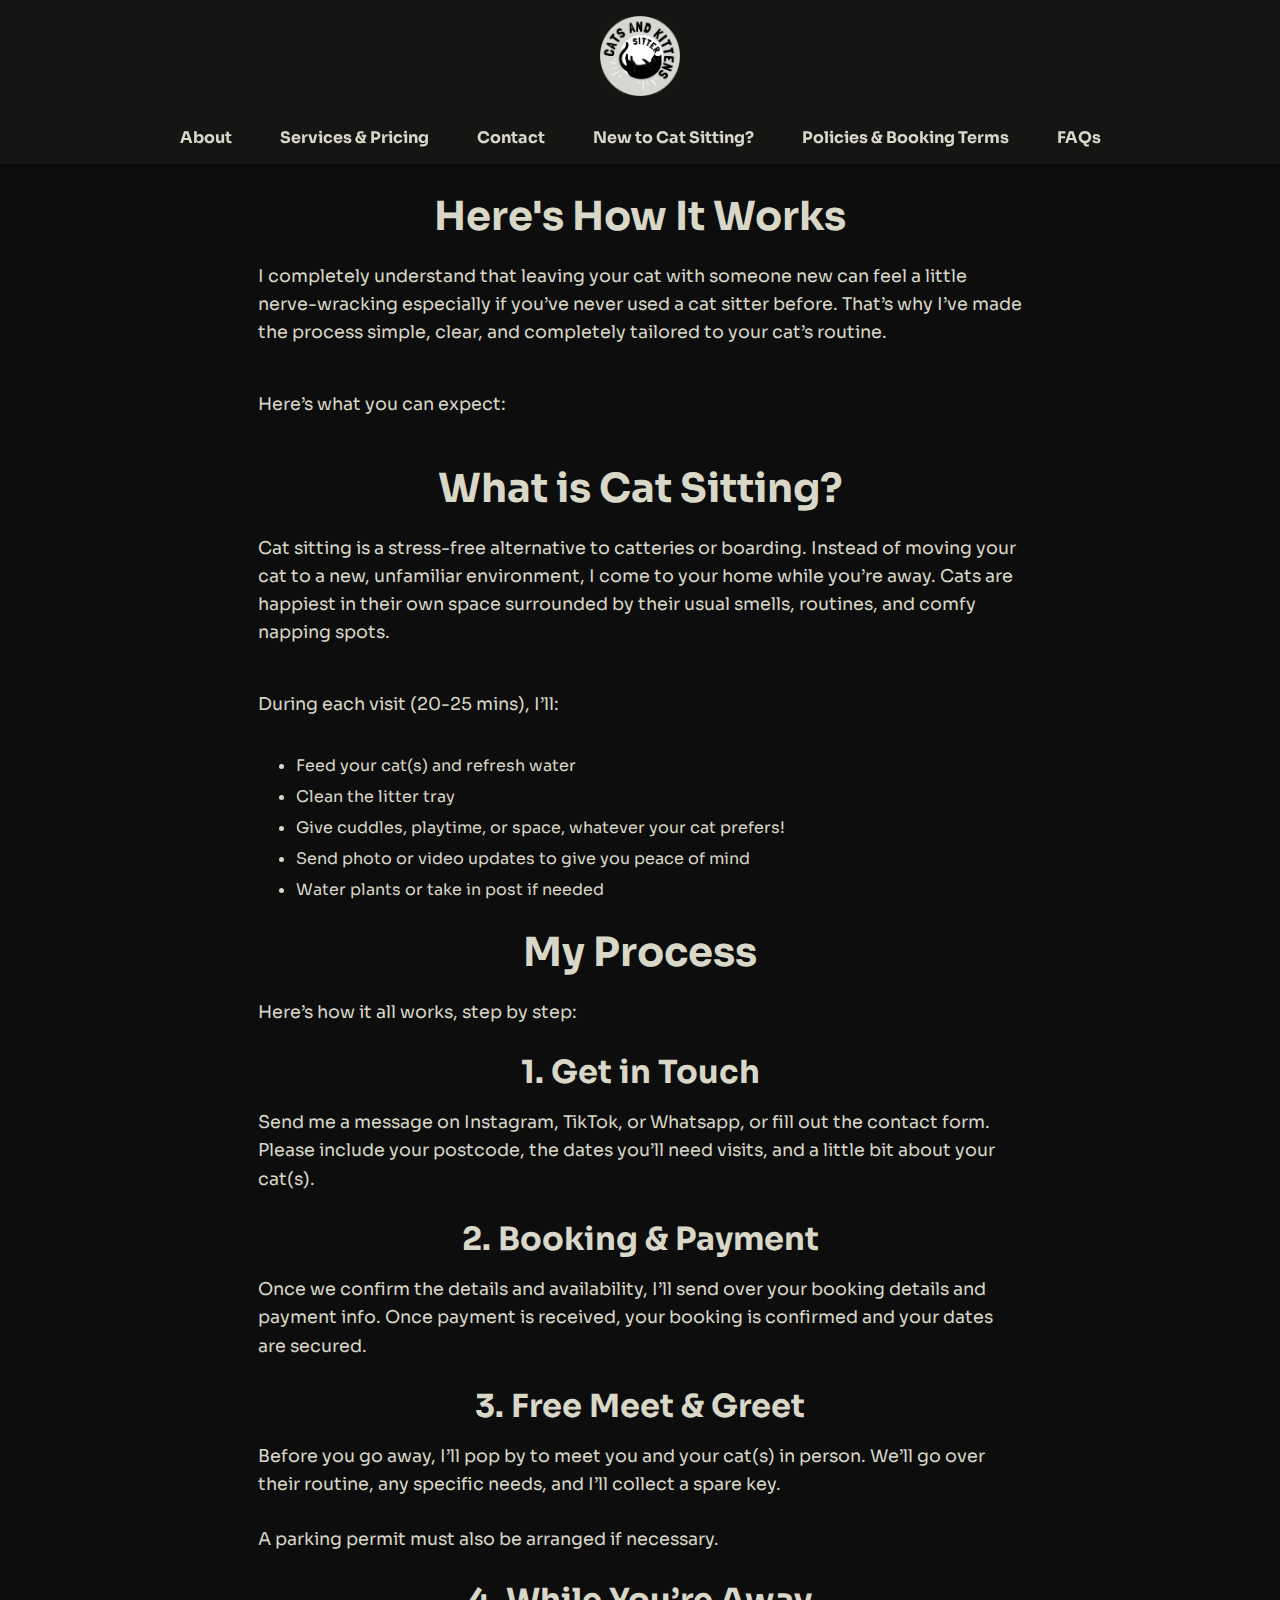
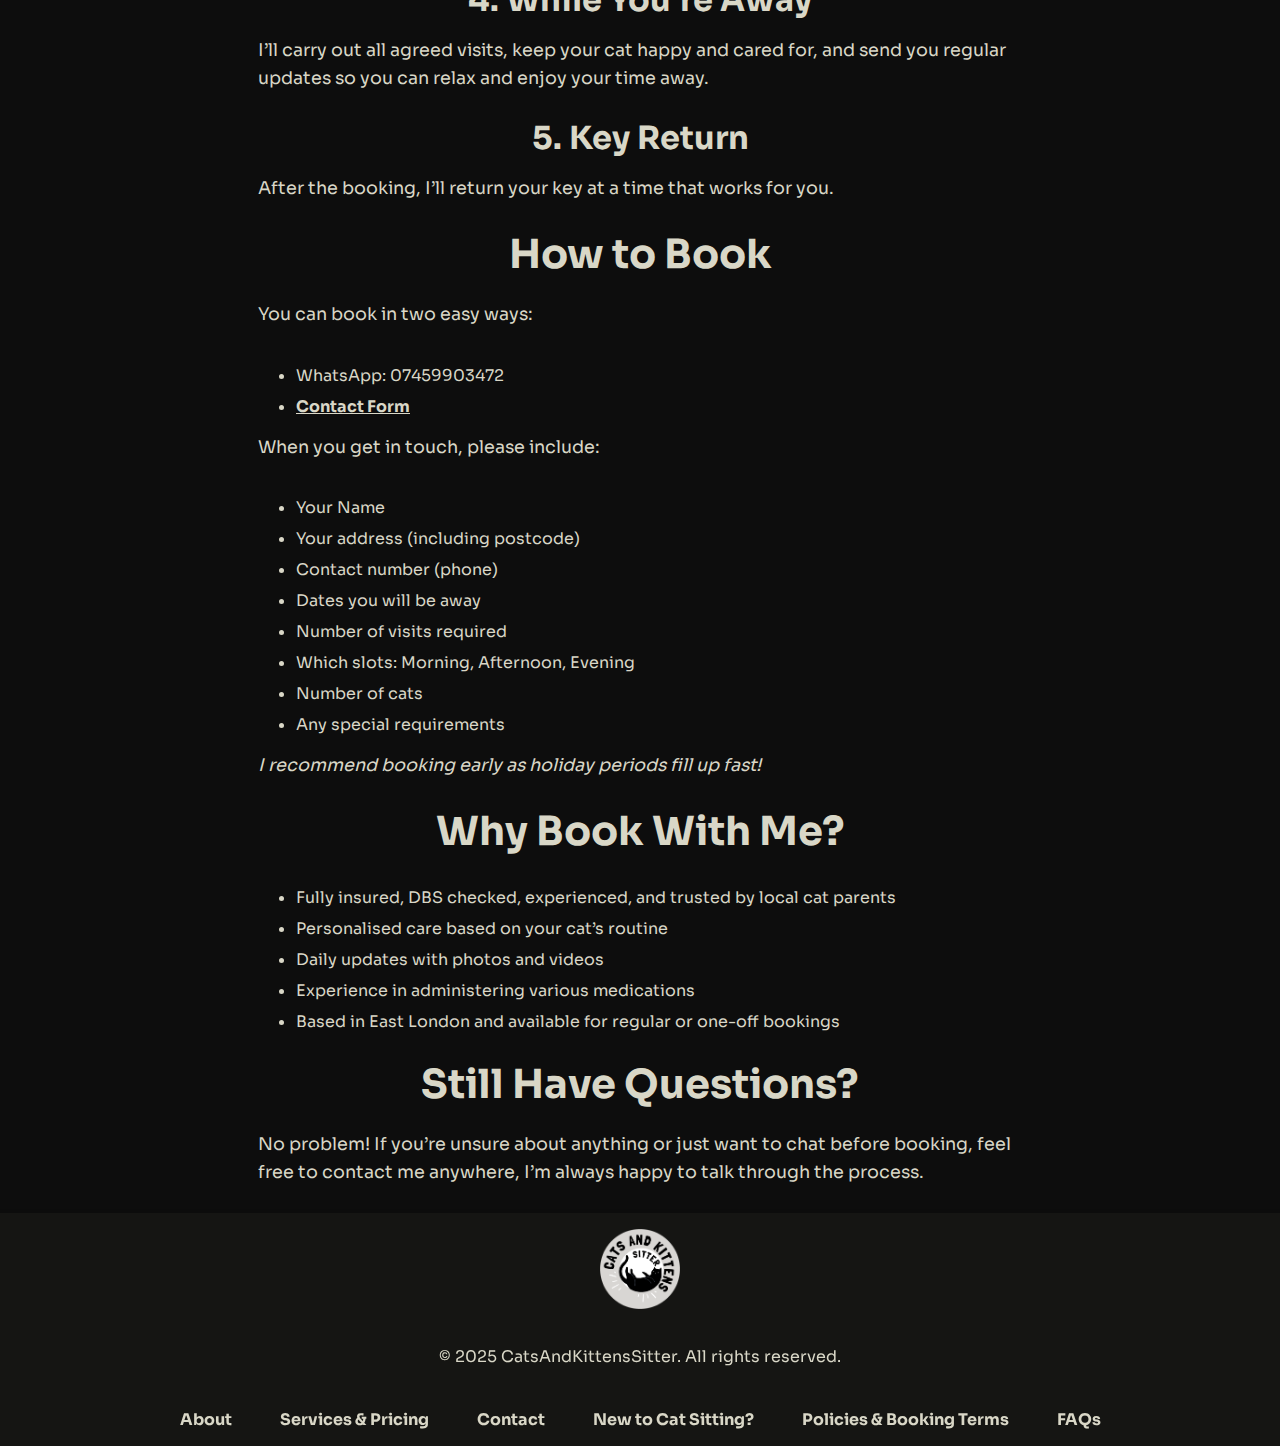
<file: new-to-cat-sitting.html>
<!DOCTYPE html>
<html lang="en">
  <head>
    <meta charset="UTF-8" />
    <meta name="viewport" content="width=device-width, initial-scale=1.0" />
    <link rel="stylesheet" href="styles.css" />
    <link rel="preconnect" href="https://fonts.googleapis.com" />
    <link rel="preconnect" href="https://fonts.gstatic.com" crossorigin />
    <link
      href="https://fonts.googleapis.com/css2?family=Sora:wght@100..800&display=swap"
      rel="stylesheet"
    />
    <link rel="icon" href="assets/favicon.webp" />
    <title>New to Cat Sitting? - Cats and Kittens Sitter</title>
    <script type="module" src="script.js"></script>
  </head>
  <body>
    <div class="nav-container">
      <nav>
        <button class="hamburger" id="hamburger">&#9776;</button>

        <div id="hamburger-menu" class="hamburger-menu display-none-hamburger">
          <a href="about.html" class="hamburger-item">About</a>
          <a href="services&pricing.html" class="hamburger-item"
            >Services & Pricing</a
          >
          <a href="contact.html" class="hamburger-item">Contact</a>
          <a href="" class="hamburger-item">New to Cat Sitting?</a>
          <a href="" class="hamburger-item">Policies & Booking Terms</a>
          <a href="" class="hamburger-item">FAQs</a>
        </div>

        <a href="index.html">
          <img src="assets/logo-blog.png" alt="Cats and Kittens Sitter Logo" />
        </a>
        <ul>
          <li><a href="about.html">About</a></li>
          <li><a href="services&pricing.html">Services & Pricing</a></li>
          <li><a href="contact.html">Contact</a></li>
          <li><a href="">New to Cat Sitting?</a></li>
          <li><a href="">Policies & Booking Terms</a></li>
          <li><a href="">FAQs</a></li>
        </ul>
        <button class="get-in-touch-btn display-none">Get In Touch</button>
      </nav>
    </div>
    <div class="not-inverse">
      <section>
        <h1>Here's How It Works</h1>
        <p class="padding-bottom-1">
          I completely understand that leaving your cat with someone new can
          feel a little nerve-wracking especially if you’ve never used a cat
          sitter before. That’s why I’ve made the process simple, clear, and
          completely tailored to your cat’s routine.
        </p>
        <p class="padding-bottom-1">Here’s what you can expect:</p>
        <h1>What is Cat Sitting?</h1>
        <p class="padding-bottom-1">
          Cat sitting is a stress-free alternative to catteries or boarding.
          Instead of moving your cat to a new, unfamiliar environment, I come to
          your home while you’re away. Cats are happiest in their own space
          surrounded by their usual smells, routines, and comfy napping spots.
        </p>
        <p>During each visit (20-25 mins), I’ll:</p>
        <div class="center">
          <ul>
            <li>Feed your cat(s) and refresh water</li>
            <li>Clean the litter tray</li>
            <li>
              Give cuddles, playtime, or space, whatever your cat prefers!
            </li>
            <li>Send photo or video updates to give you peace of mind</li>
            <li>Water plants or take in post if needed</li>
          </ul>
        </div>
        <h1>My Process</h1>
        <p>Here’s how it all works, step by step:</p>
        <h2>1. Get in Touch</h2>
        <p>
          Send me a message on Instagram, TikTok, or Whatsapp, or fill out the
          contact form. Please include your postcode, the dates you’ll need
          visits, and a little bit about your cat(s).
        </p>
        <h2>2. Booking & Payment</h2>
        <p>
          Once we confirm the details and availability, I’ll send over your
          booking details and payment info. Once payment is received, your
          booking is confirmed and your dates are secured.
        </p>
        <h2>3. Free Meet & Greet</h2>
        <p>
          Before you go away, I’ll pop by to meet you and your cat(s) in person.
          We’ll go over their routine, any specific needs, and I’ll collect a
          spare key.
        </p>
        <p>A parking permit must also be arranged if necessary.</p>
        <h2>4. While You’re Away</h2>
        <p>
          I’ll carry out all agreed visits, keep your cat happy and cared for,
          and send you regular updates so you can relax and enjoy your time
          away.
        </p>
        <h2>5. Key Return</h2>
        <p>
          After the booking, I’ll return your key at a time that works for you.
        </p>
        <h1>How to Book</h1>
        <p>You can book in two easy ways:</p>
        <div class="center">
          <ul>
            <li>WhatsApp: 07459903472</li>
            <li><a href="contact.html">Contact Form</a></li>
          </ul>
        </div>
        <p>When you get in touch, please include:</p>
        <div class="center">
          <ul>
            <li>Your Name</li>
            <li>Your address (including postcode)</li>
            <li>Contact number (phone)</li>
            <li>Dates you will be away</li>
            <li>Number of visits required</li>
            <li>Which slots: Morning, Afternoon, Evening</li>
            <li>Number of cats</li>
            <li>Any special requirements</li>
          </ul>
        </div>
        <p class="italic">
          I recommend booking early as holiday periods fill up fast!
        </p>
        <h1>Why Book With Me?</h1>
        <div class="center">
          <ul>
            <li>
              Fully insured, DBS checked, experienced, and trusted by local cat
              parents
            </li>
            <li>Personalised care based on your cat’s routine</li>
            <li>Daily updates with photos and videos</li>
            <li>Experience in administering various medications</li>
            <li>
              Based in East London and available for regular or one-off bookings
            </li>
          </ul>
        </div>
        <h1>Still Have Questions?</h1>
        <p>
          No problem! If you’re unsure about anything or just want to chat
          before booking, feel free to contact me anywhere, I’m always happy to
          talk through the process.
        </p>
      </section>
    </div>
    <footer>
      <div class="nav-container">
        <nav>
          <button class="hamburger">&#9776;</button>
          <a href="index.html"
            ><img src="assets/logo-blog.png" alt="Cats and Kittens Sitter Logo"
          /></a>
          <p>© 2025 CatsAndKittensSitter. All rights reserved.</p>
          <ul>
            <li><a href="about.html">About</a></li>
            <li>
              <a href="services&pricing.html">Services & Pricing</a>
            </li>
            <li><a href="contact.html">Contact</a></li>
            <li><a href="">New to Cat Sitting?</a></li>
            <li><a href="">Policies & Booking Terms</a></li>
            <li><a href="">FAQs</a></li>
          </ul>
          <button class="get-in-touch-btn display-none">Get In Touch</button>
        </nav>
      </div>
    </footer>
  </body>
</html>
</file>
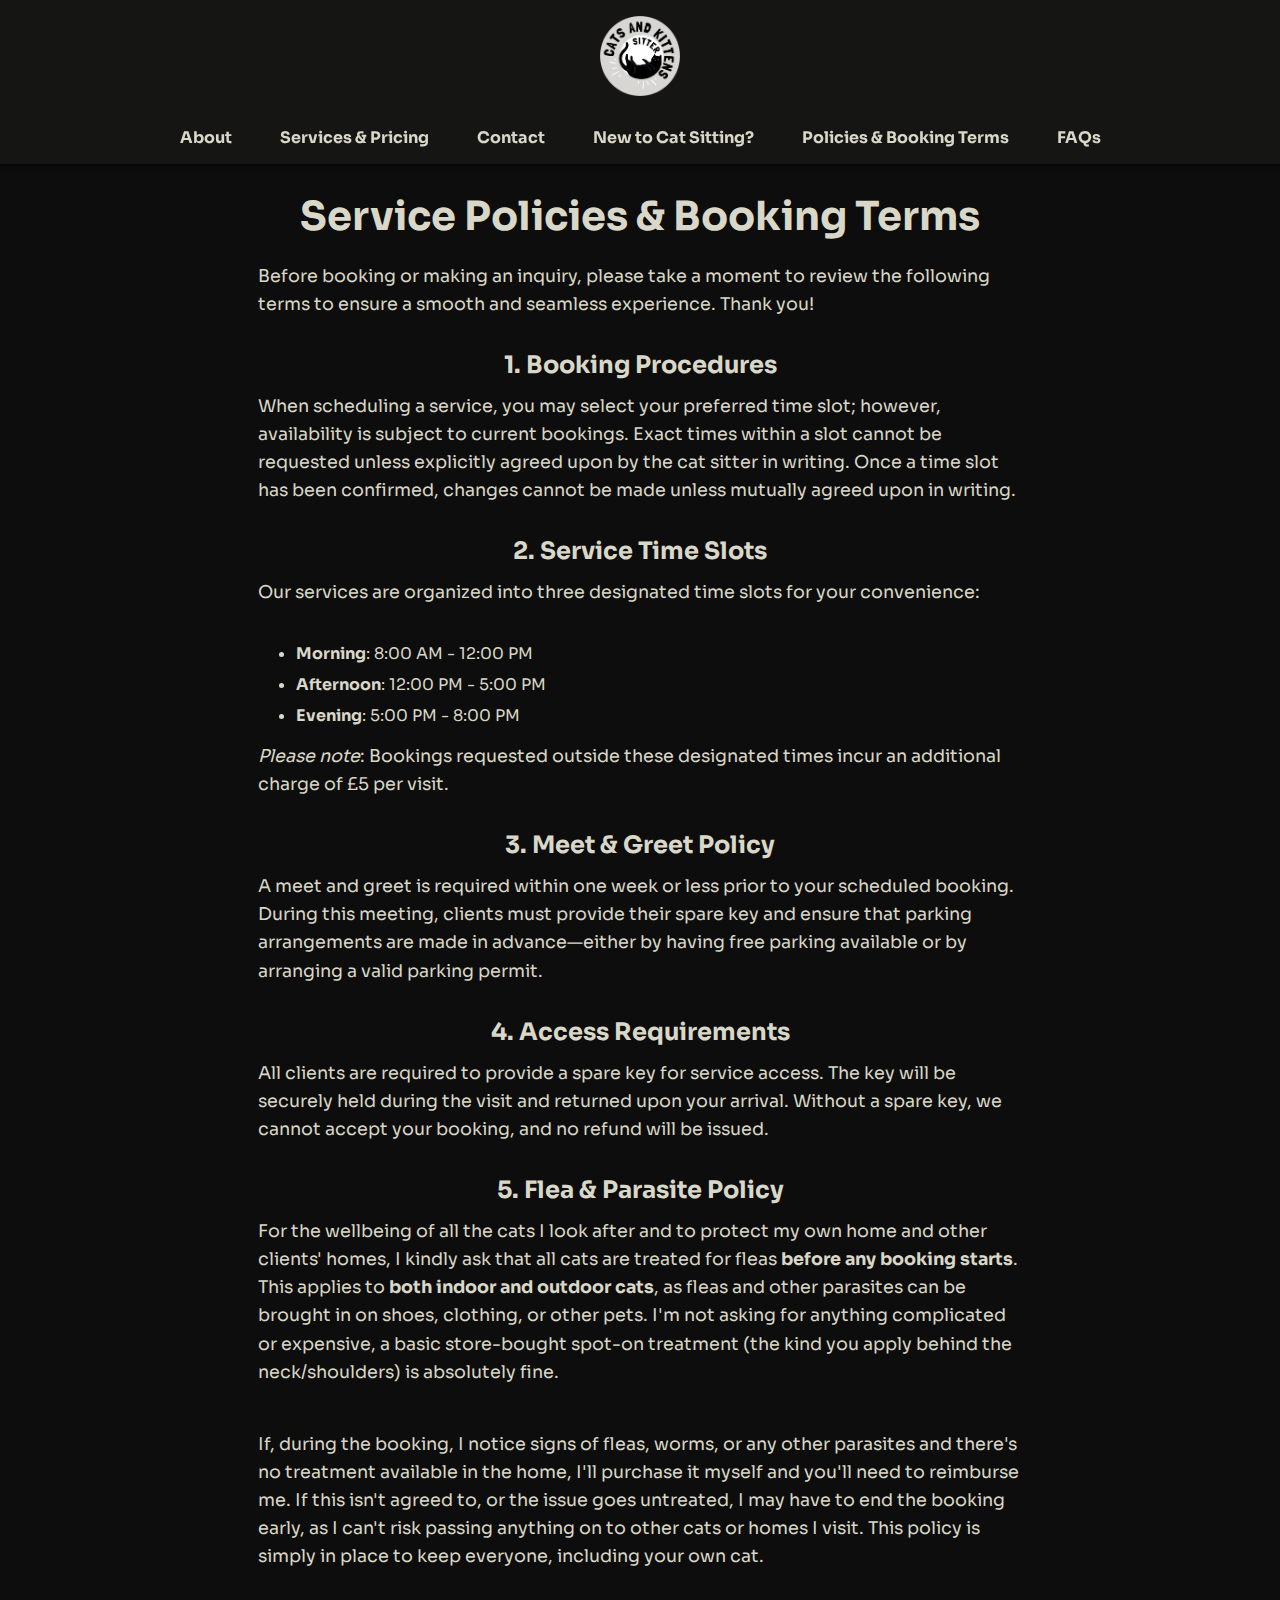
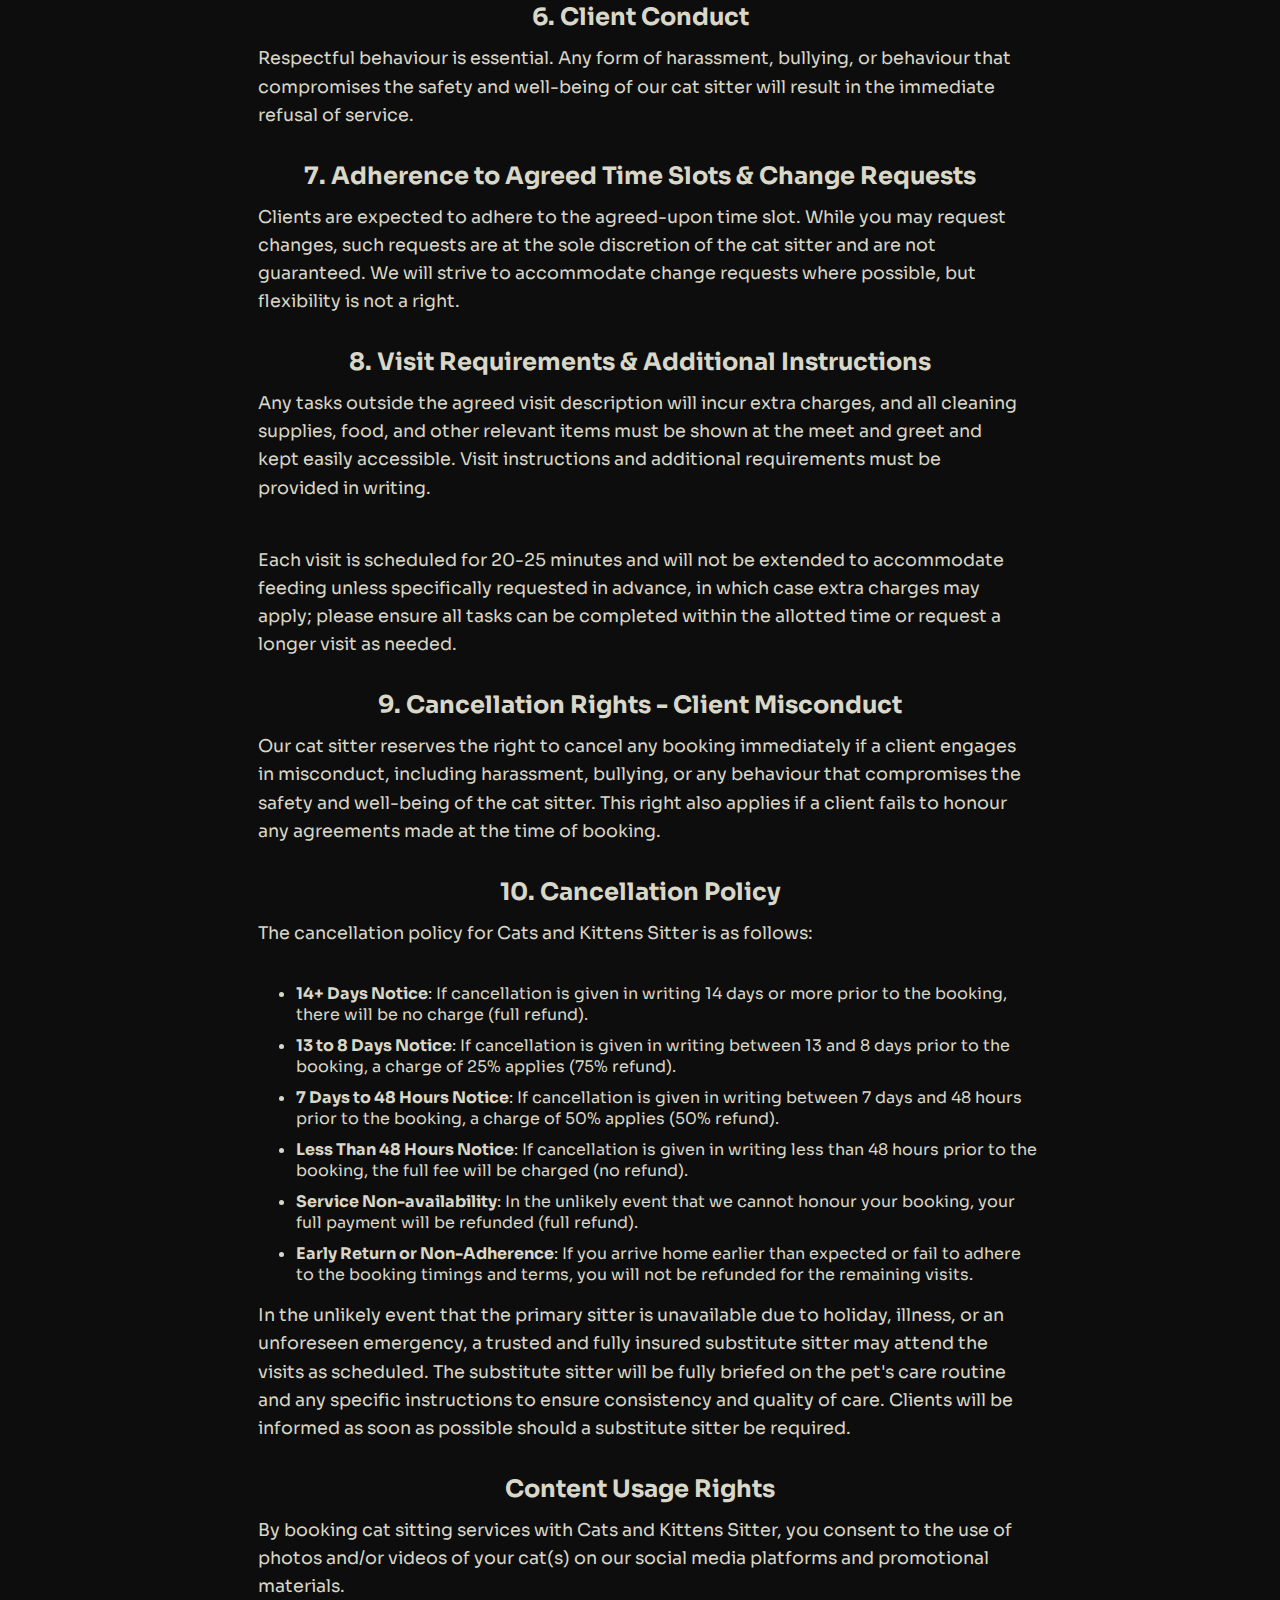
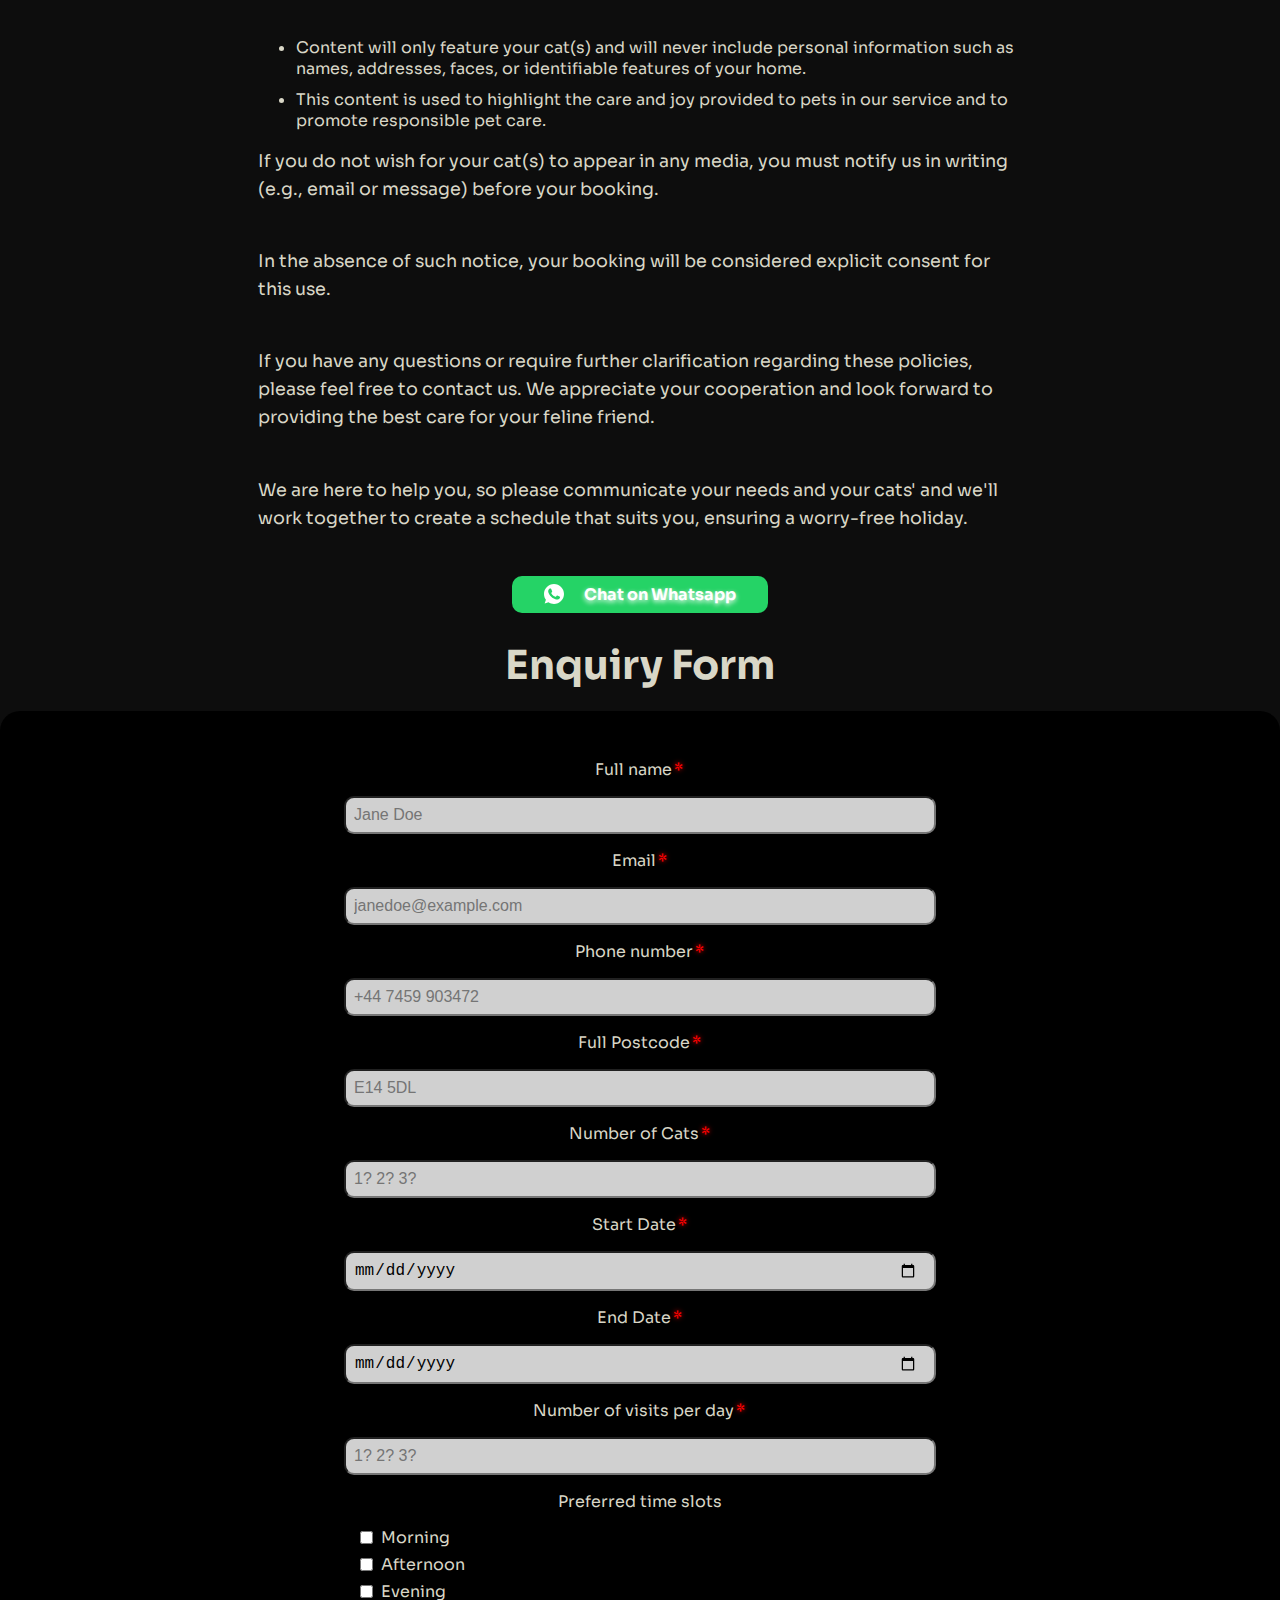
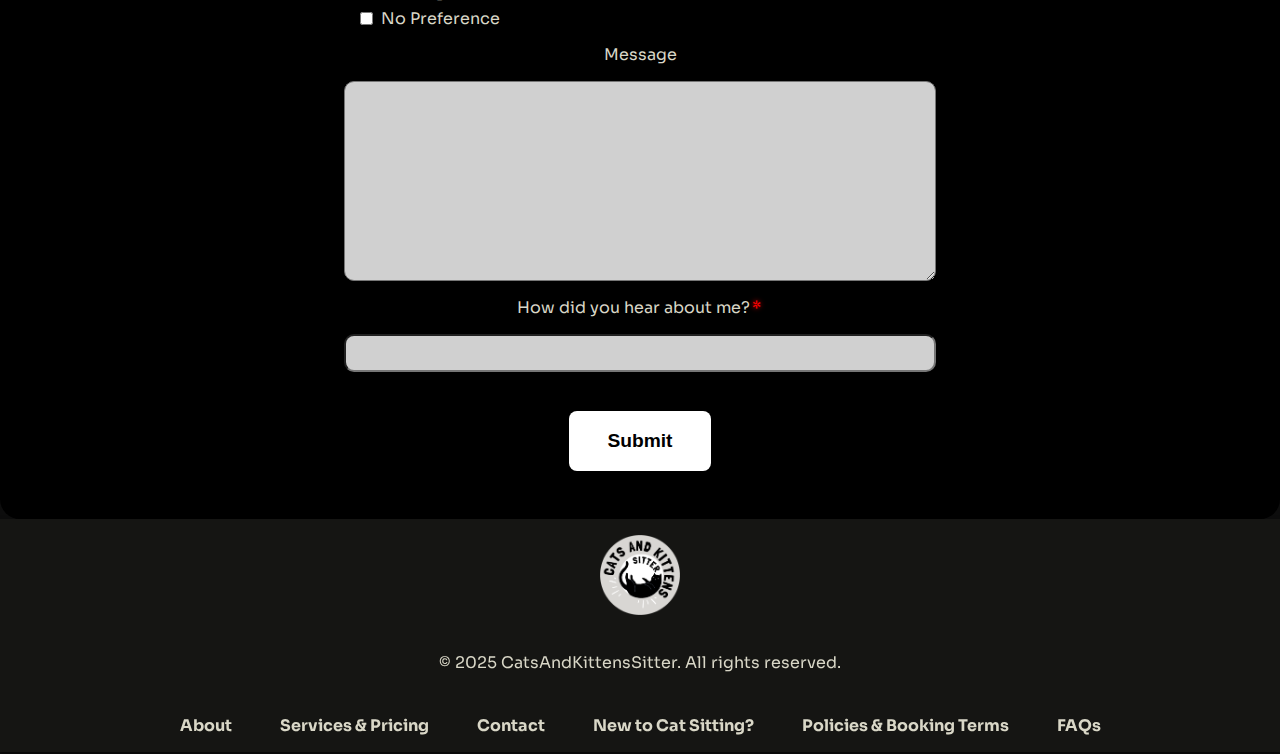
<file: service-policies-booking-terms.html>
<!DOCTYPE html>
<html lang="en">
  <head>
    <meta charset="UTF-8" />
    <meta name="viewport" content="width=device-width, initial-scale=1.0" />
    <link rel="stylesheet" href="styles.css" />
    <link rel="preconnect" href="https://fonts.googleapis.com" />
    <link rel="preconnect" href="https://fonts.gstatic.com" crossorigin />
    <link
      href="https://fonts.googleapis.com/css2?family=Sora:wght@100..800&display=swap"
      rel="stylesheet"
    />
    <link rel="icon" href="assets/favicon.webp" />
    <script type="module" src="script.js"></script>
    <title>Policies & Booking Terms - Cats and Kittens Sitter</title>
  </head>
  <body>
    <div class="nav-container">
      <nav>
        <button class="hamburger" id="hamburger">&#9776;</button>

        <div id="hamburger-menu" class="hamburger-menu display-none-hamburger">
          <a href="about.html" class="hamburger-item">About</a>
          <a href="services&pricing.html" class="hamburger-item"
            >Services & Pricing</a
          >
          <a href="contact.html" class="hamburger-item">Contact</a>
          <a href="new-to-cat-sitting.html" class="hamburger-item"
            >New to Cat Sitting?</a
          >
          <a href="service-policies-booking-terms.html" class="hamburger-item"
            >Policies & Booking Terms</a
          >
          <a href="faqs.html" class="hamburger-item">FAQs</a>
        </div>

        <a href="index.html">
          <img src="assets/logo-blog.png" alt="Cats and Kittens Sitter Logo" />
        </a>
        <ul>
          <li><a href="about.html">About</a></li>
          <li><a href="services&pricing.html">Services & Pricing</a></li>
          <li><a href="contact.html">Contact</a></li>
          <li><a href="new-to-cat-sitting.html">New to Cat Sitting?</a></li>
          <li>
            <a href="service-policies-booking-terms.html"
              >Policies & Booking Terms</a
            >
          </li>
          <li><a href="faqs.html">FAQs</a></li>
        </ul>
        <a class="get-in-touch-btn display-none" href="contact.html"
          >Get In Touch</a
        >
      </nav>
    </div>
    <div class="not-inverse">
      <section>
        <h1>Service Policies & Booking Terms</h1>
        <p>
          Before booking or making an inquiry, please take a moment to review
          the following terms to ensure a smooth and seamless experience. Thank
          you!
        </p>
        <h4>1. Booking Procedures</h4>
        <p>
          When scheduling a service, you may select your preferred time slot;
          however, availability is subject to current bookings. Exact times
          within a slot cannot be requested unless explicitly agreed upon by the
          cat sitter in writing. Once a time slot has been confirmed, changes
          cannot be made unless mutually agreed upon in writing.
        </p>
        <h4>2. Service Time Slots</h4>
        <p>
          Our services are organized into three designated time slots for your
          convenience:
        </p>
        <div class="center">
          <ul>
            <li><strong>Morning</strong>: 8:00 AM - 12:00 PM</li>
            <li><strong>Afternoon</strong>: 12:00 PM - 5:00 PM</li>
            <li><strong>Evening</strong>: 5:00 PM - 8:00 PM</li>
          </ul>
        </div>
        <p>
          <span class="italic">Please note</span>: Bookings requested outside
          these designated times incur an additional charge of £5 per visit.
        </p>
        <h4>3. Meet & Greet Policy</h4>
        <p>
          A meet and greet is required within one week or less prior to your
          scheduled booking. During this meeting, clients must provide their
          spare key and ensure that parking arrangements are made in
          advance—either by having free parking available or by arranging a
          valid parking permit.
        </p>
        <h4>4. Access Requirements</h4>
        <p>
          All clients are required to provide a spare key for service access.
          The key will be securely held during the visit and returned upon your
          arrival. Without a spare key, we cannot accept your booking, and no
          refund will be issued.
        </p>
        <h4>5. Flea & Parasite Policy</h4>
        <p class="padding-bottom-1">
          For the wellbeing of all the cats I look after and to protect my own
          home and other clients' homes, I kindly ask that all cats are treated
          for fleas <strong>before any booking starts</strong>. This applies to
          <strong>both indoor and outdoor cats</strong>, as fleas and other
          parasites can be brought in on shoes, clothing, or other pets. I'm not
          asking for anything complicated or expensive, a basic store-bought
          spot-on treatment (the kind you apply behind the neck/shoulders) is
          absolutely fine.
        </p>
        <p>
          If, during the booking, I notice signs of fleas, worms, or any other
          parasites and there's no treatment available in the home, I'll
          purchase it myself and you'll need to reimburse me. If this isn't
          agreed to, or the issue goes untreated, I may have to end the booking
          early, as I can't risk passing anything on to other cats or homes I
          visit. This policy is simply in place to keep everyone, including your
          own cat.
        </p>
        <h4>6. Client Conduct</h4>
        <p>
          Respectful behaviour is essential. Any form of harassment, bullying,
          or behaviour that compromises the safety and well-being of our cat
          sitter will result in the immediate refusal of service.
        </p>
        <h4>7. Adherence to Agreed Time Slots & Change Requests</h4>
        <p>
          Clients are expected to adhere to the agreed-upon time slot. While you
          may request changes, such requests are at the sole discretion of the
          cat sitter and are not guaranteed. We will strive to accommodate
          change requests where possible, but flexibility is not a right.
        </p>
        <h4>8. Visit Requirements & Additional Instructions</h4>
        <p class="padding-bottom-1">
          Any tasks outside the agreed visit description will incur extra
          charges, and all cleaning supplies, food, and other relevant items
          must be shown at the meet and greet and kept easily accessible. Visit
          instructions and additional requirements must be provided in writing.
        </p>
        <p>
          Each visit is scheduled for 20-25 minutes and will not be extended to
          accommodate feeding unless specifically requested in advance, in which
          case extra charges may apply; please ensure all tasks can be completed
          within the allotted time or request a longer visit as needed.
        </p>
        <h4>9. Cancellation Rights - Client Misconduct</h4>
        <p>
          Our cat sitter reserves the right to cancel any booking immediately if
          a client engages in misconduct, including harassment, bullying, or any
          behaviour that compromises the safety and well-being of the cat
          sitter. This right also applies if a client fails to honour any
          agreements made at the time of booking.
        </p>
        <h4>10. Cancellation Policy</h4>
        <p>
          The cancellation policy for Cats and Kittens Sitter is as follows:
        </p>
        <div class="center">
          <ul>
            <li>
              <strong>14+ Days Notice</strong>: If cancellation is given in
              writing 14 days or more prior to the booking, there will be no
              charge (full refund).
            </li>
            <li>
              <strong>13 to 8 Days Notice</strong>: If cancellation is given in
              writing between 13 and 8 days prior to the booking, a charge of
              25% applies (75% refund).
            </li>
            <li>
              <strong>7 Days to 48 Hours Notice</strong>: If cancellation is
              given in writing between 7 days and 48 hours prior to the booking,
              a charge of 50% applies (50% refund).
            </li>
            <li>
              <strong>Less Than 48 Hours Notice</strong>: If cancellation is
              given in writing less than 48 hours prior to the booking, the full
              fee will be charged (no refund).
            </li>
            <li>
              <strong>Service Non-availability</strong>: In the unlikely event
              that we cannot honour your booking, your full payment will be
              refunded (full refund).
            </li>
            <li>
              <strong>Early Return or Non-Adherence</strong>: If you arrive home
              earlier than expected or fail to adhere to the booking timings and
              terms, you will not be refunded for the remaining visits.
            </li>
          </ul>
        </div>
        <p>
          In the unlikely event that the primary sitter is unavailable due to
          holiday, illness, or an unforeseen emergency, a trusted and fully
          insured substitute sitter may attend the visits as scheduled. The
          substitute sitter will be fully briefed on the pet's care routine and
          any specific instructions to ensure consistency and quality of care.
          Clients will be informed as soon as possible should a substitute
          sitter be required.
        </p>
        <h4>Content Usage Rights</h4>
        <p>
          By booking cat sitting services with Cats and Kittens Sitter, you
          consent to the use of photos and/or videos of your cat(s) on our
          social media platforms and promotional materials.
        </p>
        <div class="center">
          <ul>
            <li>
              Content will only feature your cat(s) and will never include
              personal information such as names, addresses, faces, or
              identifiable features of your home.
            </li>
            <li>
              This content is used to highlight the care and joy provided to
              pets in our service and to promote responsible pet care.
            </li>
          </ul>
        </div>
        <p class="padding-bottom-1">
          If you do not wish for your cat(s) to appear in any media, you must
          notify us in writing (e.g., email or message) before your booking.
        </p>
        <p class="padding-bottom-1">
          In the absence of such notice, your booking will be considered
          explicit consent for this use.
        </p>
        <p class="padding-bottom-1">
          If you have any questions or require further clarification regarding
          these policies, please feel free to contact us. We appreciate your
          cooperation and look forward to providing the best care for your
          feline friend.
        </p>
        <p class="padding-bottom-1">
          We are here to help you, so please communicate your needs and your
          cats' and we'll work together to create a schedule that suits you,
          ensuring a worry-free holiday.
        </p>
        <div class="center-div">
          <a
            class="whatsapp-btn"
            href="https://api.whatsapp.com/send?phone=447459903472&text=Hi!%20I%20got%20your%20number%20from%20your%20website%20and%20I%E2%80%99m%20interested%20in%20booking%20cat%20sitting%20with%20you."
          >
            <img
              src="assets/whatsapp.svg"
              alt="WhatsApp Logo"
              class="whatsapp-img"
            />
            Chat on Whatsapp
          </a>
        </div>
        <h1>Enquiry Form</h1>
        <form action="" class="margin-top-1">
          <div class="form-container">
            <label for="full-name"
              >Full name<span class="color-red margin-2px">*</span></label
            ><input
              type="text"
              id="full-name"
              class="input"
              placeholder="Jane Doe"
            />
            <label for="email"
              >Email<span class="color-red margin-2px">*</span></label
            ><input
              type="email"
              id="email"
              class="input"
              placeholder="janedoe@example.com"
            />
            <label for="tel"
              >Phone number<span class="color-red margin-2px">*</span></label
            ><input
              type="tel"
              id="tel"
              class="input"
              placeholder="+44 7459 903472"
              required
            />
            <label for="postcode"
              >Full Postcode<span class="color-red margin-2px">*</span></label
            >
            <input
              type="text"
              id="postcode"
              class="input"
              placeholder="E14 5DL"
              required
            />
            <label for="cat-num"
              >Number of Cats<span class="color-red margin-2px">*</span></label
            >
            <input
              type="number"
              id="cat-num"
              class="input"
              placeholder="1? 2? 3?"
              required
            />
            <label for="start-date"
              >Start Date<span class="color-red margin-2px">*</span></label
            >
            <input type="date" id="start-date" class="input" required />
            <label for="end-date"
              >End Date<span class="color-red margin-2px">*</span></label
            >
            <input type="date" id="end-date" class="input" required />
            <label for="visits-per-day"
              >Number of visits per day<span class="color-red margin-2px"
                >*</span
              ></label
            >
            <input
              type="number"
              id="visits-per-day"
              class="input"
              placeholder="1? 2? 3?"
              required
            />
            <label for="time-slots">Preferred time slots</label>

            <div id="time-slots" class="checkbox-group">
              <label><input type="checkbox" value="morning" /> Morning</label>
              <label
                ><input type="checkbox" value="afternoon" /> Afternoon</label
              >
              <label><input type="checkbox" value="evening" /> Evening</label>
              <label
                ><input type="checkbox" value="none" /> No Preference</label
              >
            </div>

            <label for="message">Message</label>
            <textarea
              name="message"
              id="message"
              class="input message-input"
            ></textarea>
            <label for="how-hear"
              >How did you hear about me?<span class="color-red margin-2px"
                >*</span
              ></label
            ><input type="text" id="how-hear" class="input" />
            <button type="submit" class="submit">Submit</button>
          </div>
        </form>
      </section>
    </div>
    <footer>
      <div class="nav-container">
        <nav>
          <button class="hamburger">&#9776;</button>
          <a href="index.html"
            ><img src="assets/logo-blog.png" alt="Cats and Kittens Sitter Logo"
          /></a>
          <p>© 2025 CatsAndKittensSitter. All rights reserved.</p>
          <ul>
            <li><a href="about.html">About</a></li>
            <li>
              <a href="services&pricing.html">Services & Pricing</a>
            </li>
            <li><a href="contact.html">Contact</a></li>
            <li><a href="new-to-cat-sitting.html">New to Cat Sitting?</a></li>
            <li>
              <a href="service-policies-booking-terms.html"
                >Policies & Booking Terms</a
              >
            </li>
            <li><a href="faqs.html">FAQs</a></li>
          </ul>
          <a class="get-in-touch-btn display-none" href="contact.html"
            >Get In Touch</a
          >
        </nav>
      </div>
    </footer>
  </body>
</html>
</file>
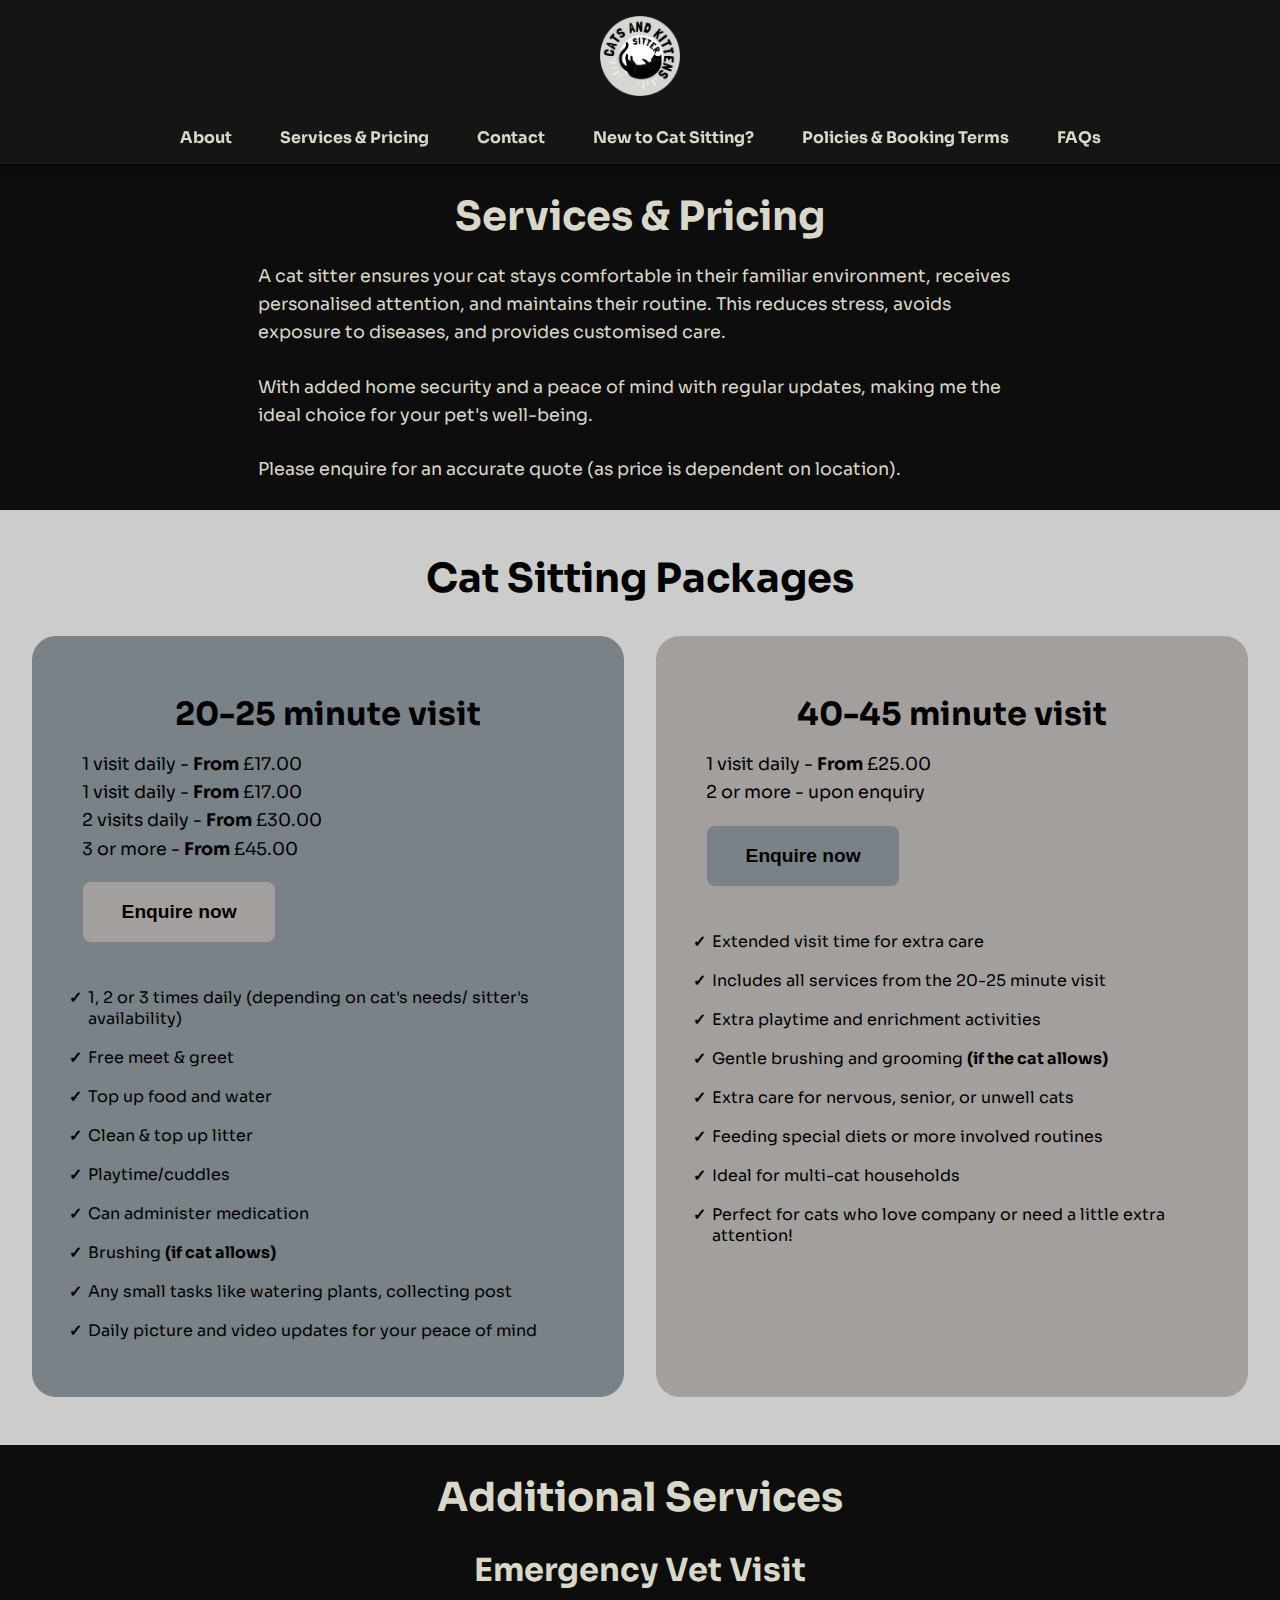
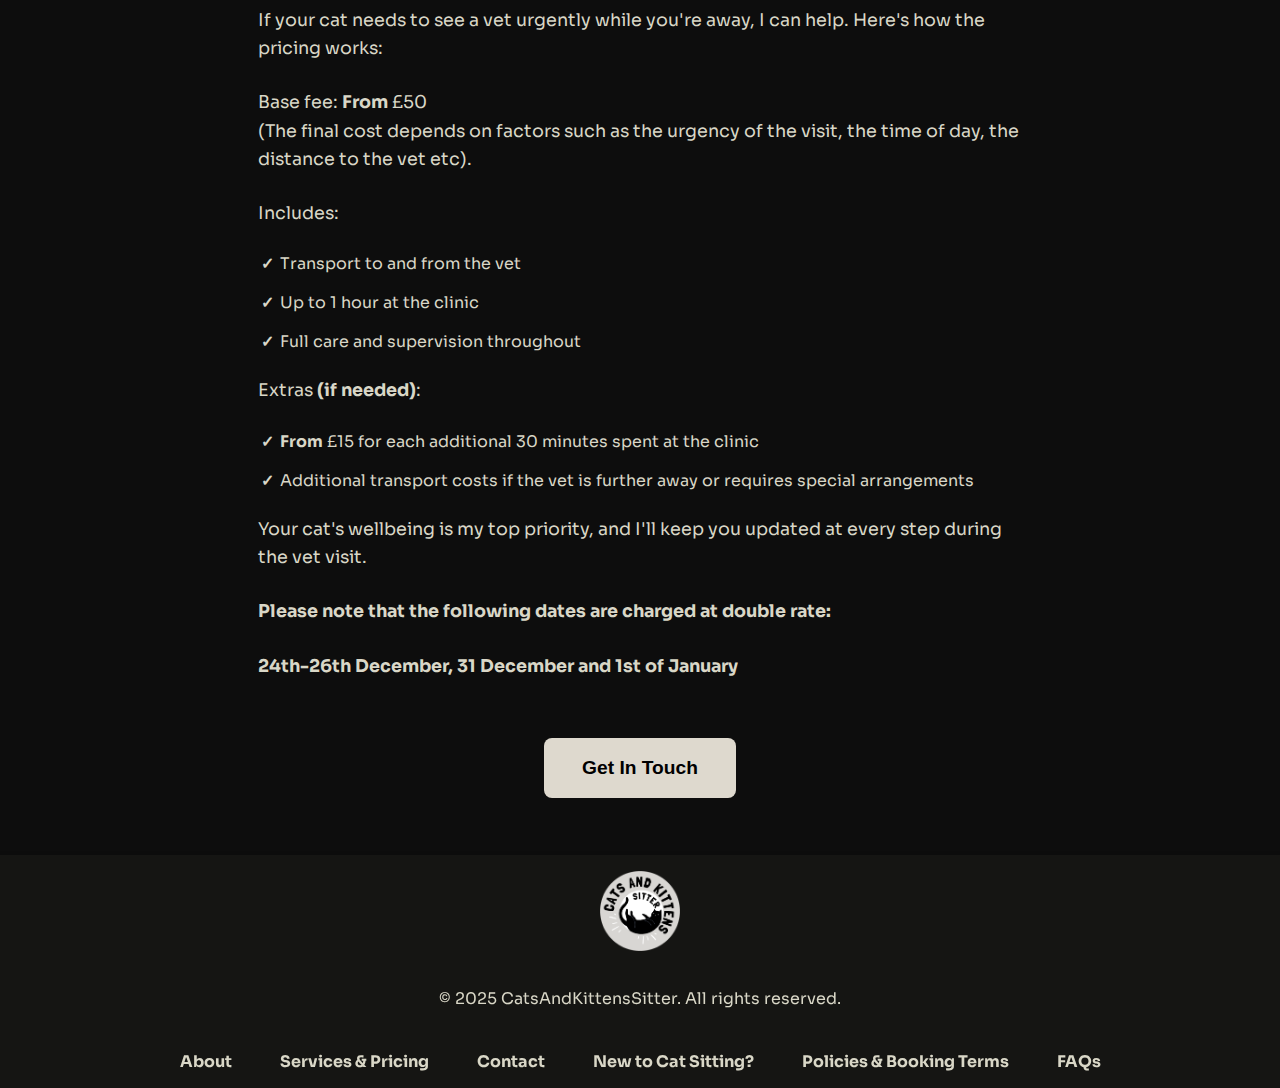
<file: services&pricing.html>
<!DOCTYPE html>
<html lang="en">
  <head>
    <meta charset="UTF-8" />
    <meta name="viewport" content="width=device-width, initial-scale=1.0" />
    <link rel="stylesheet" href="styles.css" />
    <link rel="preconnect" href="https://fonts.googleapis.com" />
    <link rel="preconnect" href="https://fonts.gstatic.com" crossorigin />
    <link
      href="https://fonts.googleapis.com/css2?family=Sora:wght@100..800&display=swap"
      rel="stylesheet"
    />
    <title>Services & Pricing - Cats and Kittens Sitter</title>
    <link rel="icon" href="assets/favicon.webp" />
    <script type="module" src="script.js"></script>
  </head>
  <body>
    <div class="nav-container">
      <nav>
        <button class="hamburger" id="hamburger">
          &#9776;
          <div
            id="hamburger-menu"
            class="hamburger-menu display-none-hamburger"
          >
            <a href="" class="hamburger-item">About</a>
            <a href="services&pricing.html" class="hamburger-item"
              >Services & Pricing</a
            >
            <a href="" class="hamburger-item">Contact</a>
            <a href="" class="hamburger-item">New to Cat Sitting?</a>
            <a href="" class="hamburger-item">Policies & Booking Terms</a>
            <a href="" class="hamburger-item">FAQs</a>
          </div>
        </button>
        <a href="index.html"
          ><img src="assets/logo-blog.png" alt="Cats and Kittens Sitter Logo"
        /></a>
        <ul>
          <li><a href="">About</a></li>
          <li><a href="">Services & Pricing</a></li>
          <li><a href="">Contact</a></li>
          <li><a href="">New to Cat Sitting?</a></li>
          <li><a href="">Policies & Booking Terms</a></li>
          <li><a href="">FAQs</a></li>
        </ul>
        <button class="get-in-touch-btn display-none">Get In Touch</button>
      </nav>
    </div>
    <main>
      <section>
        <h1>Services & Pricing</h1>
        <p>
          A cat sitter ensures your cat stays comfortable in their familiar
          environment, receives personalised attention, and maintains their
          routine. This reduces stress, avoids exposure to diseases, and
          provides customised care.
        </p>
        <p>
          With added home security and a peace of mind with regular updates,
          making me the ideal choice for your pet's well-being.
        </p>
        <p>
          Please enquire for an accurate quote (as price is dependent on
          location).
        </p>
      </section>
      <section>
        <h1>Cat Sitting Packages</h1>
        <div class="grid-2">
          <div class="short-visit">
            <h2>20-25 minute visit</h2>
            <p>1 visit daily - <strong>From</strong> £17.00</p>
            <p>1 visit daily - <strong>From</strong> £17.00</p>
            <p>2 visits daily - <strong>From</strong> £30.00</p>
            <p>3 or more - <strong>From</strong> £45.00</p>
            <button class="get-in-touch-btn">Enquire now</button>
            <ul class="package-list">
              <li>
                1, 2 or 3 times daily (depending on cat's needs/ sitter's
                availability)
              </li>
              <li>Free meet & greet</li>
              <li>Top up food and water</li>
              <li>Clean & top up litter</li>
              <li>Playtime/cuddles</li>
              <li>Can administer medication</li>
              <li>Brushing <strong>(if cat allows)</strong></li>
              <li>Any small tasks like watering plants, collecting post</li>
              <li>Daily picture and video updates for your peace of mind</li>
            </ul>
          </div>
          <div class="long-visit">
            <h2>40-45 minute visit</h2>
            <p>1 visit daily - <strong>From</strong> £25.00</p>
            <p>2 or more - upon enquiry</p>
            <button class="get-in-touch-btn">Enquire now</button>
            <ul class="package-list">
              <li>Extended visit time for extra care</li>
              <li>Includes all services from the 20-25 minute visit</li>
              <li>Extra playtime and enrichment activities</li>
              <li>
                Gentle brushing and grooming
                <strong>(if the cat allows)</strong>
              </li>
              <li>Extra care for nervous, senior, or unwell cats</li>
              <li>Feeding special diets or more involved routines</li>
              <li>Ideal for multi-cat households</li>
              <li>
                Perfect for cats who love company or need a little extra
                attention!
              </li>
            </ul>
          </div>
        </div>
      </section>
      <section>
        <h1>Additional Services</h1>
        <h2>Emergency Vet Visit</h2>
        <p>
          If your cat needs to see a vet urgently while you're away, I can help.
          Here's how the pricing works:
        </p>
        <p>
          Base fee: <strong>From</strong> £50
          <span class="block">
            (The final cost depends on factors such as the urgency of the visit,
            the time of day, the distance to the vet etc).
          </span>
        </p>
        <p class="margin-bottom-0 padding-bottom-0">Includes:</p>
        <div class="center">
          <ul class="package-list">
            <li>Transport to and from the vet</li>
            <li>Up to 1 hour at the clinic</li>
            <li>Full care and supervision throughout</li>
          </ul>
        </div>
        <p class="margin-bottom-0 padding-bottom-0">
          Extras <strong>(if needed)</strong>:
        </p>
        <div class="center">
          <ul class="package-list">
            <li>
              <strong>From</strong> £15 for each additional 30 minutes spent at
              the clinic
            </li>
            <li>
              Additional transport costs if the vet is further away or requires
              special arrangements
            </li>
          </ul>
        </div>
        <p>
          Your cat's wellbeing is my top priority, and I'll keep you updated at
          every step during the vet visit.
        </p>
        <p>
          <strong class="underline"
            >Please note that the following dates are charged at double
            rate:</strong
          >
        </p>
        <p>
          <strong class="underline"
            >24th-26th December, 31 December and 1st of January</strong
          >
        </p>
        <button class="get-in-touch-btn block margin-0-auto bottom-btn">
          Get In Touch
        </button>
      </section>

      <footer>
        <div class="nav-container">
          <nav>
            <button class="hamburger">&#9776;</button>
            <a href="index.html"
              ><img
                src="assets/logo-blog.png"
                alt="Cats and Kittens Sitter Logo"
            /></a>
            <p>© 2025 CatsAndKittensSitter. All rights reserved.</p>
            <ul>
              <li><a href="">About</a></li>
              <li>
                <a href="services&pricing.html">Services & Pricing</a>
              </li>
              <li><a href="">Contact</a></li>
              <li><a href="">New to Cat Sitting?</a></li>
              <li><a href="">Policies & Booking Terms</a></li>
              <li><a href="">FAQs</a></li>
            </ul>
            <button class="get-in-touch-btn display-none">Get In Touch</button>
          </nav>
        </div>
      </footer>
    </main>
  </body>
</html>
</file>
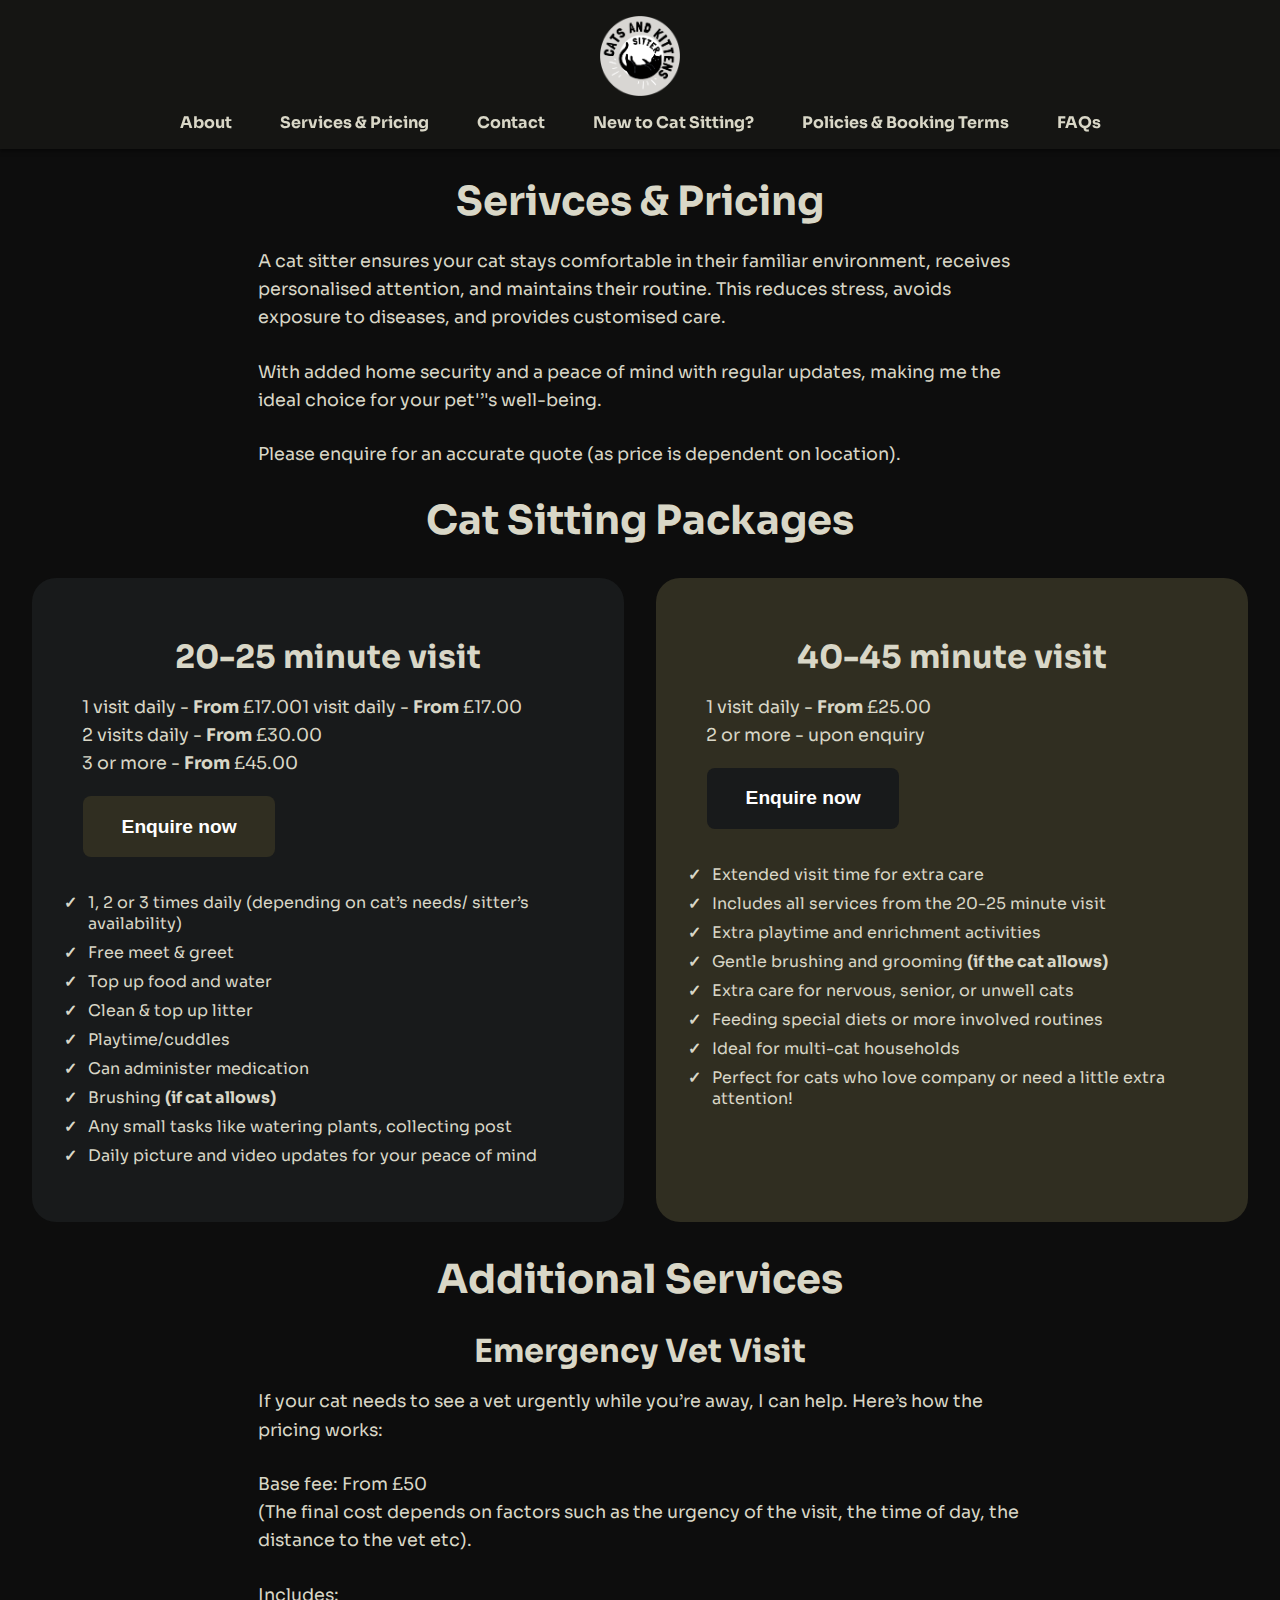
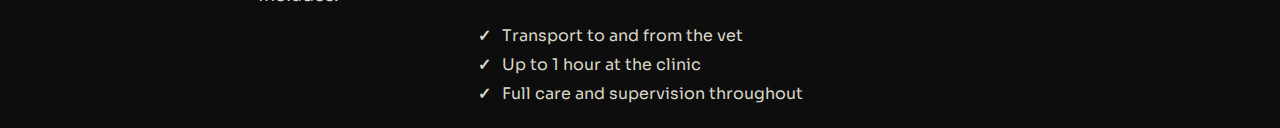
<file: docs/services&pricing.html>
<!DOCTYPE html>
<html lang="en">
  <head>
    <meta charset="UTF-8" />
    <meta name="viewport" content="width=device-width, initial-scale=1.0" />
    <link rel="stylesheet" href="/docs/styles.css" />
    <link rel="preconnect" href="https://fonts.googleapis.com" />
    <link rel="preconnect" href="https://fonts.gstatic.com" crossorigin />
    <link
      href="https://fonts.googleapis.com/css2?family=Sora:wght@100..800&display=swap"
      rel="stylesheet"
    />
    <title>Services & Pricing - Cats and Kittens Sitter</title>
    <link rel="icon" href="/assets/favicon.webp" />
  </head>
  <body>
    <div class="nav-container">
      <nav>
        <button class="hamburger">&#9776;</button>
        <img src="/assets/logo-blog.png" alt="Cats and Kittens Sitter Logo" />
        <ul>
          <li><a href="">About</a></li>
          <li><a href="">Services & Pricing</a></li>
          <li><a href="">Contact</a></li>
          <li><a href="">New to Cat Sitting?</a></li>
          <li><a href="">Policies & Booking Terms</a></li>
          <li><a href="">FAQs</a></li>
        </ul>
        <button class="get-in-touch-btn display-none">Get In Touch</button>
      </nav>
    </div>
    <main>
      <section>
        <h1>Serivces & Pricing</h1>
        <p>
          A cat sitter ensures your cat stays comfortable in their familiar
          environment, receives personalised attention, and maintains their
          routine. This reduces stress, avoids exposure to diseases, and
          provides customised care.
        </p>
        <p>
          With added home security and a peace of mind with regular updates,
          making me the ideal choice for your pet'’'s well-being.
        </p>
        <p>
          Please enquire for an accurate quote (as price is dependent on
          location).
        </p>
      </section>
      <section>
        <h1>Cat Sitting Packages</h1>
        <div class="grid-2">
          <div class="short-visit">
            <h2>20-25 minute visit</h2>
            <p>
              1 visit daily - <strong>From</strong> £17.001 visit daily -
              <strong>From</strong> £17.00
            </p>
            <p>2 visits daily - <strong>From</strong> £30.00</p>
            <p>3 or more - <strong>From</strong> £45.00</p>
            <button class="get-in-touch-btn">Enquire now</button>
            <ul class="package-list">
              <li>
                1, 2 or 3 times daily (depending on cat’s needs/ sitter’s
                availability)
              </li>
              <li>Free meet & greet</li>
              <li>Top up food and water</li>
              <li>Clean & top up litter</li>
              <li>Playtime/cuddles</li>
              <li>Can administer medication</li>
              <li>Brushing <strong>(if cat allows)</strong></li>
              <li>Any small tasks like watering plants, collecting post</li>
              <li>Daily picture and video updates for your peace of mind</li>
            </ul>
          </div>
          <div class="long-visit">
            <h2>40-45 minute visit</h2>
            <p>1 visit daily - <strong>From</strong> £25.00</p>
            <p>2 or more - upon enquiry</p>
            <button class="get-in-touch-btn">Enquire now</button>
            <ul class="package-list">
              <li>Extended visit time for extra care</li>
              <li>Includes all services from the 20-25 minute visit</li>
              <li>Extra playtime and enrichment activities</li>
              <li>
                Gentle brushing and grooming
                <strong>(if the cat allows)</strong>
              </li>
              <li>Extra care for nervous, senior, or unwell cats</li>
              <li>Feeding special diets or more involved routines</li>
              <li>Ideal for multi-cat households</li>
              <li>
                Perfect for cats who love company or need a little extra
                attention!
              </li>
            </ul>
          </div>
        </div>
        <h1>Additional Services</h1>
        <h2>Emergency Vet Visit</h2>
        <p>
          If your cat needs to see a vet urgently while you’re away, I can help.
          Here’s how the pricing works:
        </p>
        <p>
          Base fee: From £50
          <span class="block">
            (The final cost depends on factors such as the urgency of the visit,
            the time of day, the distance to the vet etc).
          </span>
        </p>
        <p class="margin-bottom-0 padding-bottom-0">Includes:</p>
        <div class="center">
          <ul class="package-list">
            <li>Transport to and from the vet</li>
            <li>Up to 1 hour at the clinic</li>
            <li>Full care and supervision throughout</li>
          </ul>
        </div>
      </section>
    </main>
  </body>
</html>
</file>
<file: docs/styles.css>
:root {
  --accent-color: #302e21;
}

.hidden-img {
  display: none;
}

.display-none {
  display: none;
}

.block {
  display: block;
}

.small-text {
  font-size: smaller;
}

.color-red {
  color: red;
  text-shadow: red 0 0 5px;
}

.margin-2px {
  margin: 2px;
}

.margin-bottom-0 {
  margin-bottom: 0;
}

.padding-bottom-0 {
  padding-bottom: 0;
}

.margin-0-auto {
  margin: 0 auto;
}

.text-align-center {
  text-align: center;
}

.center {
  display: block;
  width: max-content;
  margin: 0 auto;
}

*,
*::before,
*::after {
  box-sizing: border-box;
}

html,
body {
  margin: 0;
  font-family: "Sora", sans-serif;
  background-color: #0d0d0d;
  color: #d9d7c7;
}

.nav-container {
  background-color: #151513;
  box-shadow: 0 2px 4px rgba(0, 0, 0, 0.5);
  position: sticky;
  top: 0;
  z-index: 1000;
}

nav {
  display: flex;
  flex-direction: column;
  justify-content: center;
  align-items: center;
  gap: 1em;
  height: auto;
}

nav img {
  height: 80px;
  align-self: center;
  margin-top: 1rem;
}

nav ul {
  list-style: none;
  display: flex;
  align-items: flex-end;
  gap: 3em;
  text-align: center;
  margin-top: 0;
  margin-bottom: 1em;
  padding: 0;
}

nav ul a {
  text-decoration: none;
  color: #d9d7c7;
  font-weight: bold;
}

.hamburger {
  display: none;
  outline: transparent;
  border: none;
  background: transparent;
  font-size: 2rem;
  color: #fff;
  flex-direction: column;
  cursor: pointer;
  gap: 5px;
}

.get-in-touch-btn {
  padding: 1em 2em;
  font-size: 1.2rem;
  border: none;
  outline: transparent;
  background-color: var(--accent-color);
  color: #fff;
  font-weight: 600;
  cursor: pointer;
  border-radius: 8px;
}

.get-in-touch-btn:hover,
.get-in-touch-btn:focus,
.reviews-btn:hover,
.reviews-btn:focus,
form .submit:hover,
form .submit:focus {
  background-color: #444233;
  box-shadow: inset 0 0 10px #000000aa;
  box-shadow: 0 0 10px #ffffff55;
}

nav .get-in-touch-btn {
  padding: 1em 2em;
}

header .get-in-touch-btn {
  margin-top: 1.5em;
  padding: 1.5em 3em;
}

header {
  display: flex;
  flex-direction: column;
  justify-content: center;
  align-items: center;
  width: 100%;
  height: 800px;
  color: #fff;
  text-align: center;
  text-shadow: #000 0 2px 2px;
  padding: 2em 1em;
  background: url(/assets/minu-dark.jpg) no-repeat center center/cover;
}

header h1 {
  font-size: clamp(2em, 5vw, 3em);
  max-width: 800px;
}

header p {
  font-size: clamp(1em, 3vw, 1.5em);
  max-width: 800px;
  margin-top: 1em;
  line-height: 1.5;
}

section {
  color: #d9d7c7;
}

section h1 {
  font-size: clamp(2em, 5vw, 2.5em);
  margin-bottom: 0.5em;
  text-align: center;
}

section h2 {
  font-size: clamp(1em, 3vw, 2em);
  margin-bottom: 0.5em;
  text-align: center;
}

section p {
  font-size: 1.1em;
  line-height: 1.6;
  max-width: 800px;
  margin: 0 auto 1.5em auto;
  padding: 0 1em;
}

section p a {
  color: #d9d7c7;
  font-weight: bold;
  text-decoration: underline;
}

section p a:hover,
section p a:focus {
  color: #fff;
  text-shadow: #fff 0 0 5px;
}

.review-heading {
  margin-top: 2em;
}

.grid {
  display: grid;
  grid-template-columns: 1fr 1fr 1fr;
}

.flex-stars {
  display: flex;
  gap: 5px;
  margin: 1.5em;
}

.star {
  width: 20px;
}

.reviews-btn-container {
  margin: 1em 0 0 0;
  text-align: center;
}

.reviews-btn {
  display: inline-block;
  margin: 1em auto 2em;
  border: transparent;
  outline: transparent;
  border-radius: 6px;
  background-color: var(--accent-color);
  color: #fff;
  padding: 2em 4em;
  text-decoration: none;
}

.gallery-container {
  display: block;
  position: relative;
  margin: 0 auto 3em;
  max-width: clamp(300px, 30%, 800px);
}

.gallery-img {
  width: 100%;
}

.gallery-arrow {
  position: absolute;
  display: flex;
  align-items: center;
  justify-content: center;
  border-radius: 50%;
  border: none;
  outline: transparent;
  background-color: var(--accent-color);
  width: 50px;
  height: 50px;
  color: #fff;
  top: 50%;
  font-size: 2rem;
  cursor: pointer;
  text-shadow: white 0 0 2px;
}

.gallery-arrow:hover,
.gallery-arrow:active {
  background-color: #5b573e;
}

.gallery-caption {
  position: absolute;
  display: flex;
  align-items: center;
  justify-content: center;
  bottom: 4px;
  width: 100%;
  height: 10%;
  background-color: #0000008d;
  text-shadow: rgba(255, 255, 255, 0.624) 0 0 5px;
}

.gallery-left-arrow {
  left: -100px;
}

.gallery-right-arrow {
  right: -100px;
}

#gallery-index {
  position: absolute;
}

.contact-us-section,
.booking-enquiry-section {
  margin: 1em;
  padding: 1em;
}

.contact-us-section {
  text-align: center;
}

/* Override paragraph layout inside the contact-us section
   so they align with the container padding instead of centering */
.contact-us-section p {
  max-width: none;
  margin: 0 0 1.5em 0;
  padding: 0;
}

.whatsapp-btn {
  display: inline-flex;
  align-items: center;
  gap: 20px;
  background-color: #25d366;
  padding: 1em 2em;
  margin-left: 0;
  border-radius: 10px;
  color: #fff;
  text-shadow: #fff 0 2px 5px;
  text-decoration: none;
}

.whatsapp-img {
  width: 20px;
}

.form-container {
  background-color: #000;
  border-radius: 20px;
  padding: 3em;
}

form .input,
form label {
  display: block;
  text-align: center;
  margin: 0 auto;
}

form .input {
  display: block;
  margin-block: 1em;
  padding: 0.5em 1em 0.5em 0.5em;
  width: 50%;
  font-size: 1rem;
  background-color: #ffffffd0;
  border-radius: 10px;
  text-align: start;
}

.message-input {
  height: 200px;
  position: relative;
  white-space: wrap;
}

form .submit {
  display: block;
  margin: 2em auto 0;
  padding: 1em 2em;
  font-size: 1.2rem;
  border: none;
  outline: transparent;
  background-color: var(--accent-color);
  color: #fff;
  font-weight: 600;
  cursor: pointer;
  border-radius: 8px;
}

.checkbox-group {
  display: block;
  margin: 1em;
}

.checkbox-group label {
  display: flex;
  align-items: center;
  margin-bottom: 0.5em;
  gap: 0.5em;
  line-height: 1.2;
}

.checkbox-group input[type="checkbox"] {
  margin: 0;
  transform: translateY(0);
}

.grid-2 {
  display: grid;
  grid-template-columns: 1fr 1fr;
  gap: 2em;
  margin: 2em;
}

.grid-2 p {
  margin: 0;
}

.grid-2 .get-in-touch-btn {
  margin: 1em;
}

.short-visit,
.long-visit {
  border-radius: 24px;
  padding: 2em;
}

.short-visit {
  background-color: #181a1b;
}

.short-visit .get-in-touch-btn {
  background-color: #302e21;
}

.long-visit .get-in-touch-btn {
  background-color: #181a1b;
}

.long-visit {
  background-color: #302e21;
}

.package-list {
  list-style-type: none;
  padding-left: 0;
}

.package-list li {
  position: relative;
  padding-left: 1.5em;
  padding-bottom: 0.5em;
}

.package-list li::before {
  content: "✓";
  font-weight: bold;
  position: absolute;
  left: 0;
  top: 0;
}

@media (max-width: 940px) {
  nav ul {
    gap: 1.5em;
  }
}

@media (max-width: 820px) {
  nav {
    flex-direction: row;
    justify-content: space-evenly;
    align-items: center;
    height: auto;
    padding: 1em;
  }

  nav img {
    height: 4em;
  }

  nav ul {
    display: none;
  }

  .display-none {
    width: 100%;
    display: block;
  }

  .hamburger {
    display: flex;
  }

  .hamburger:hover,
  .hamburger:active,
  .hamburger:focus {
    text-shadow: #fff 0 2px 5px;
  }

  footer .hamburger {
    display: none;
  }

  footer .display-none {
    display: none;
  }

  nav img {
    margin: 0;
  }

  .grid,
  .grid-2 {
    grid-template-columns: 1fr;
  }

  .gallery-left-arrow {
    left: -50px;
    top: 0;
    border-radius: 0;
    height: 400px;
  }

  .gallery-right-arrow {
    right: -50px;
    top: 0;
    border-radius: 0;
    height: 400px;
  }

  .whatsapp-btn {
    display: flex;
  }

  form .input {
    width: 100%;
  }

  .reviews-btn {
    margin-inline: 2em;
  }
}
</file>
<file: css/styles.css>
:root {
  --accent-color: #302e21;
}

.hidden-img {
  display: none;
}

.display-none {
  display: none;
}

.block {
  display: block;
}

.small-text {
  font-size: smaller;
}

.color-red {
  color: red;
  text-shadow: red 0 0 5px;
}

.margin-2px {
  margin: 2px;
}

*,
*::before,
*::after {
  box-sizing: border-box;
}

html,
body {
  margin: 0;
  font-family: "Sora", sans-serif;
  background-color: #0d0d0d;
  color: #d9d7c7;
}

.nav-container {
  background-color: #151513;
  box-shadow: 0 2px 4px rgba(0, 0, 0, 0.5);
  position: sticky;
  top: 0;
  z-index: 1000;
}

nav {
  display: flex;
  flex-direction: column;
  justify-content: center;
  align-items: center;
  gap: 1em;
  height: auto;
}

nav img {
  height: 80px;
  align-self: center;
  margin-top: 1rem;
}

nav ul {
  list-style: none;
  display: flex;
  align-items: flex-end;
  gap: 3em;
  text-align: center;
  margin-top: 0;
  margin-bottom: 1em;
  padding: 0;
}

nav ul a {
  text-decoration: none;
  color: #d9d7c7;
  font-weight: bold;
}

.hamburger {
  display: none;
  outline: transparent;
  border: none;
  background: transparent;
  font-size: 2rem;
  color: #fff;
  flex-direction: column;
  cursor: pointer;
  gap: 5px;
}

.get-in-touch-btn {
  padding: 1em 2em;
  font-size: 1.2rem;
  border: none;
  outline: transparent;
  background-color: var(--accent-color);
  color: #fff;
  font-weight: 600;
  cursor: pointer;
  border-radius: 8px;
}

.get-in-touch-btn:hover,
.get-in-touch-btn:focus,
.reviews-btn:hover,
.reviews-btn:focus {
  background-color: #444233;
  box-shadow: inset 0 0 10px #000000aa;
  box-shadow: 0 0 10px #ffffff55;
}

nav .get-in-touch-btn {
  padding: 1em 2em;
}

header .get-in-touch-btn {
  margin-top: 1.5em;
  padding: 1.5em 3em;
}

header {
  display: flex;
  flex-direction: column;
  justify-content: center;
  align-items: center;
  width: 100%;
  height: 800px;
  color: #fff;
  text-align: center;
  text-shadow: #000 0 2px 2px;
  padding: 2em 1em;
  background: url(/assets/minu-dark.jpg) no-repeat center center/cover;
}

header h1 {
  font-size: clamp(2em, 5vw, 3em);
  max-width: 800px;
}

header p {
  font-size: clamp(1em, 3vw, 1.5em);
  max-width: 800px;
  margin-top: 1em;
  line-height: 1.5;
}

section {
  color: #d9d7c7;
}

section h1 {
  font-size: clamp(2em, 5vw, 2.5em);
  margin-bottom: 0.5em;
  text-align: center;
}

section p {
  font-size: 1.1em;
  line-height: 1.6;
  max-width: 800px;
  margin: 0 auto 1.5em auto;
  padding: 0 1em;
}

section p a {
  color: #d9d7c7;
  font-weight: bold;
  text-decoration: underline;
}

section p a:hover,
section p a:focus {
  color: #fff;
  text-shadow: #fff 0 0 5px;
}

.review-heading {
  margin-top: 2em;
}

.grid {
  display: grid;
  grid-template-columns: 1fr 1fr 1fr;
}

.flex-stars {
  display: flex;
  gap: 5px;
  margin: 1.5em;
}

.star {
  width: 20px;
}

.reviews-btn-container {
  margin: 1em 0 0 0;
  text-align: center;
}

.reviews-btn {
  display: inline-block;
  margin: 1em auto 2em;
  border: transparent;
  outline: transparent;
  border-radius: 6px;
  background-color: var(--accent-color);
  color: #fff;
  padding: 2em 4em;
  text-decoration: none;
}

.gallery-container {
  display: block;
  position: relative;
  margin: 0 auto 3em;
  max-width: clamp(300px, 30%, 800px);
}

.gallery-img {
  width: 100%;
}

.gallery-arrow {
  position: absolute;
  display: flex;
  align-items: center;
  justify-content: center;
  border-radius: 50%;
  border: none;
  outline: transparent;
  background-color: var(--accent-color);
  width: 50px;
  height: 50px;
  color: #fff;
  top: 50%;
  font-size: 2rem;
  cursor: pointer;
  text-shadow: white 0 0 2px;
}

.gallery-arrow:hover,
.gallery-arrow:active {
  background-color: #5b573e;
}

.gallery-caption {
  position: absolute;
  display: flex;
  align-items: center;
  justify-content: center;
  bottom: 4px;
  width: 100%;
  height: 10%;
  background-color: #0000008d;
  text-shadow: rgba(255, 255, 255, 0.624) 0 0 5px;
}

.gallery-left-arrow {
  left: -100px;
}

.gallery-right-arrow {
  right: -100px;
}

#gallery-index {
  position: absolute;
}

.contact-us-section,
.booking-enquiry-section {
  margin: 1em;
  padding: 1em;
}

.contact-us-section {
  text-align: center;
}

/* Override paragraph layout inside the contact-us section
   so they align with the container padding instead of centering */
.contact-us-section p {
  max-width: none;
  margin: 0 0 1.5em 0;
  padding: 0;
}

.whatsapp-btn {
  display: inline-flex;
  align-items: center;
  gap: 20px;
  background-color: #25d366;
  padding: 1em 2em;
  margin-left: 0;
  border-radius: 10px;
  color: #fff;
  text-shadow: #fff 0 2px 5px;
  text-decoration: none;
}

.whatsapp-img {
  width: 20px;
}

.form-container {
  background-color: #000;
  border-radius: 20px;
  padding: 3em;
}

form .input,
form label {
  display: block;
  text-align: center;
  margin: 0 auto;
}

form .input {
  display: block;
  margin-block: 1em;
  padding: 0.5em 1em 0.5em 0.5em;
  width: 50%;
  font-size: 1rem;
  background-color: #ffffffd0;
  border-radius: 10px;
  text-align: start;
}

.message-input {
  height: 200px;
  position: relative;
  white-space: wrap;
}

form .submit {
  display: block;
  margin: 0 auto;
  padding: 1em 2em;
  font-size: 1.2rem;
  border: none;
  outline: transparent;
  background-color: var(--accent-color);
  color: #fff;
  font-weight: 600;
  cursor: pointer;
  border-radius: 8px;
}

@media (max-width: 940px) {
  nav ul {
    gap: 1.5em;
  }
}

@media (max-width: 820px) {
  nav {
    flex-direction: row;
    justify-content: space-evenly;
    align-items: center;
    height: auto;
    padding: 1em;
  }

  nav img {
    height: 4em;
  }

  nav ul {
    display: none;
  }

  .display-none {
    width: 100%;
    display: block;
  }

  .hamburger {
    display: flex;
  }

  .hamburger:hover,
  .hamburger:active,
  .hamburger:focus {
    text-shadow: #fff 0 2px 5px;
  }

  footer .hamburger {
    display: none;
  }

  footer .display-none {
    display: none;
  }

  nav img {
    margin: 0;
  }

  .grid {
    grid-template-columns: 1fr;
  }

  .gallery-left-arrow {
    left: -50px;
    top: 0;
    border-radius: 0;
    height: 400px;
  }

  .gallery-right-arrow {
    right: -50px;
    top: 0;
    border-radius: 0;
    height: 400px;
  }

  .whatsapp-btn {
    display: flex;
  }

  form .input {
    width: 100%;
  }

  .reviews-btn {
    margin-inline: 2em;
  }
}
</file>
<file: styles.css>
:root {
  /* --- Brand & Text Colors --- */
  --color-accent-cream: #ded9ce;
  --color-accent-cream-dark: #ffffff;
  --color-accent-cream-darker: #5b573e;
  --color-accent-blue: #788287;
  --color-text-beige: #d9d7c7;
  --color-white: #ffffff;
  --color-black: #000000;
  --color-red: red;
  --color-whatsapp: #25d366;
  --muted-gray: #a39f9c;

  /* --- Backgrounds --- */
  --color-bg-dark: #0d0d0d;
  --color-bg-nav: #151513;
  --color-bg-input: #ffffffd0;
  --nth-section: #ccccca;

  /* --- Shadows & Overlays --- */
  --shadow-black: rgba(0, 0, 0, 0.5);
  --shadow-black-strong: #000000aa;
  --shadow-white-glow: #ffffff55;
  --overlay-black-caption: #0000008d;
  --text-shadow-light: #ffffffc1;
}

.hidden-img {
  display: none;
}

.display-none {
  display: none;
}

.block {
  display: block;
}

.padding-top-1 {
  padding-top: 1em;
}

.margin-inline-1 {
  margin-inline: 1em;
}

.margin-bottom-0 {
  margin-bottom: 0;
}

.small-text {
  font-size: smaller;
}

.color-red {
  color: var(--color-red);
  text-shadow: var(--color-red) 0 0 5px;
}

.margin-2px {
  margin: 2px;
}

.padding-bottom-0 {
  padding-bottom: 0;
}

.padding-bottom-1 {
  padding-bottom: 1em;
}

.margin-0-auto {
  margin: 0 auto;
}

.text-align-center {
  text-align: center;
}

.padding-bottom {
  padding-bottom: 2em;
}

.margin-bottom {
  margin-bottom: 2em;
}

.center {
  display: block;
  width: clamp(5em, 100%, 800px);
  padding-left: 1em;
  height: auto;
  margin: 0 auto;
}

.italic {
  font-style: italic;
}

*,
*::before,
*::after {
  box-sizing: border-box;
}

html,
body {
  margin: 0;
  font-family: "Sora", sans-serif;
  background-color: var(--color-bg-dark);
  color: var(--color-text-beige);
}

.nav-container {
  background-color: var(--color-bg-nav);
  box-shadow: 0 2px 4px var(--shadow-black);
  position: sticky;
  top: 0;
  z-index: 1000;
}

nav {
  display: flex;
  flex-direction: column;
  justify-content: center;
  align-items: center;
  gap: 1em;
  height: auto;
}

nav img {
  height: 80px;
  align-self: center;
  margin-top: 1em;
}

nav ul {
  list-style: none;
  display: flex;
  align-items: flex-end;
  gap: 3em;
  text-align: center;
  margin-top: 0;
  margin-bottom: 1em;
  padding: 0;
}

nav ul a {
  text-decoration: none;
  color: var(--color-text-beige);
  font-weight: bold;
}

.hamburger {
  display: none;
  outline: transparent;
  border: none;
  background: transparent;
  font-size: 2rem;
  color: var(--color-white);
  flex-direction: column;
  cursor: pointer;
  gap: 5px;
}

.not-for-job-app {
  font-weight: 700;
  font-style: italic;
}

.not-for-job-app span {
  font-weight: 1000;
  border-bottom: var(--color-text-beige) 2px solid;
}

.get-in-touch-btn {
  padding: 1em 2em;
  font-size: 1.2rem;
  border: none;
  outline: transparent;
  background-color: var(--color-accent-cream);
  color: var(--color-black);
  font-weight: 600;
  cursor: pointer;
  border-radius: 8px;
  text-decoration: none;
  text-align: center;
  text-shadow: none;
}

.get-in-touch-btn:hover,
.get-in-touch-btn:focus,
.reviews-btn:hover,
.reviews-btn:focus,
form .submit:hover,
form .submit:focus {
  background-color: var(--color-accent-cream-dark);
  box-shadow: inset 0 0 10px var(--shadow-black-strong);
  box-shadow: 0 0 10px var(--shadow-white-glow);
  color: var(--color-black);
}

nav .get-in-touch-btn {
  padding: 1em 2em;
}

header .get-in-touch-btn {
  margin-top: 1.5em;
  padding: 1.5em 3em;
}

/* --- UPDATED LIST STYLES START --- */
li {
  padding-top: 10px;
  /* Ensure words break to avoid overflow */
  overflow-wrap: break-word;
  max-width: 75vw;
}
/* --- UPDATED LIST STYLES END --- */

header {
  display: flex;
  flex-direction: column;
  justify-content: center;
  align-items: center;
  width: 100%;
  height: 80vh;
  color: var(--color-white);
  text-align: center;
  text-shadow: var(--color-black) 0 2px 2px;
  padding: 2em 1em;
  background: url(assets/minu-dark.jpg) no-repeat center center/cover;
}

header h1 {
  font-size: clamp(2em, 5vw, 3em);
  max-width: 800px;
}

header p {
  font-size: clamp(1em, 3vw, 1.5em);
  max-width: 800px;
  margin-top: 1em;
  line-height: 1.5;
}

section {
  color: var(--color-text-beige);
}

section:nth-child(2n) {
  color: var(--color-black);
  background-color: var(--nth-section);
  padding-block: 1em;
}

.not-inverse {
  color: var(--color-text-beige);
  background-color: var(--color-bg-dark);
}

section h1 {
  font-size: clamp(2em, 5vw, 2.5em);
  margin-bottom: 0.5em;
  text-align: center;
}

section h2 {
  font-size: clamp(1em, 3vw, 2em);
  margin-bottom: 0.5em;
  text-align: center;
}

section h4 {
  font-size: 1.5rem;
  margin-bottom: 0.5em;
  text-align: center;
}

section p {
  font-size: 1.1em;
  line-height: 1.6;
  max-width: 800px;
  margin: 0 auto 1.5em auto;
  padding: 0 1em;
}

section a {
  color: var(--color-text-beige);
  font-weight: bold;
  text-decoration: underline;
}

section a:hover,
section a:focus {
  color: var(--color-white);
  text-shadow: var(--color-white) 0 0 5px;
}

.review-heading {
  margin-top: 1em;
}

.grid {
  display: grid;
  grid-template-columns: 1fr 1fr 1fr;
}

.flex-stars {
  display: flex;
  gap: 5px;
  margin: 1.5em;
}

.star {
  width: 20px;
  filter: brightness(0);
}

.email-link {
  display: inline-block;
}

.reviews-btn-container {
  margin: 1em 0 0 0;
  text-align: center;
}

.reviews-btn {
  display: inline-block;
  margin: 1em auto 2em;
  border: transparent;
  outline: transparent;
  border-radius: 6px;
  background-color: var(--color-black);
  color: var(--color-white);
  padding: 2em 4em;
  text-decoration: none;
}

.gallery-container {
  display: block;
  position: relative;
  margin: 0 auto 3em;
  max-width: clamp(300px, 30%, 800px);
}

.gallery-img {
  width: 100%;
}

.gallery-arrow {
  position: absolute;
  display: flex;
  align-items: center;
  justify-content: center;
  border-radius: 50%;
  padding: 0;
  border: none;
  outline: transparent;
  background-color: var(--color-black);
  width: 50px;
  height: 50px;
  color: var(--color-white);
  top: 50%;
  cursor: pointer;
}

.gallery-arrow img {
  width: 30px;
  filter: invert();
  opacity: 0.8;
}

.gallery-arrow:hover,
.gallery-arrow:active {
  background-color: var(--color-bg-nav);
}

.gallery-caption {
  position: absolute;
  display: flex;
  align-items: center;
  justify-content: center;
  bottom: 4px;
  width: 100%;
  height: 10%;
  background-color: var(--overlay-black-caption);
  color: var(--color-text-beige);
  text-shadow: var(--text-shadow-light) 0 0 5px;
}

.gallery-left-arrow {
  left: -100px;
}

.gallery-right-arrow {
  right: -100px;
}

#gallery-index {
  position: absolute;
}

.contact-us-section,
.booking-enquiry-section {
  margin: 1em;
  padding: 1em;
}

.contact-us-section {
  text-align: center;
}

/* Override paragraph layout inside the contact-us section */
.contact-us-section p {
  max-width: none;
  margin: 0 0 1.5em 0;
  padding: 0;
}

.whatsapp-btn {
  display: inline-flex;
  align-items: center;
  gap: 20px;
  background-color: var(--color-whatsapp);
  padding: 0.5em 2em;
  margin-left: 0;
  border-radius: 10px;
  color: var(--color-white);
  text-shadow: var(--color-white) 0 2px 5px;
  text-decoration: none;
}

.whatsapp-img {
  width: 20px;
}

.form-container {
  background-color: var(--color-black);
  border-radius: 20px;
  padding: 3em;
}

form .input,
form label {
  display: block;
  text-align: center;
  margin: 0 auto;
}

form .input {
  display: block;
  margin-block: 1em;
  padding: 0.5em 1em 0.5em 0.5em;
  width: 50%;
  font-size: 1rem;
  background-color: var(--color-bg-input);
  border-radius: 10px;
  text-align: start;
}

.message-input {
  height: 200px;
  position: relative;
  white-space: wrap;
}

form .submit {
  display: block;
  margin: 2em auto 0;
  padding: 1em 2em;
  font-size: 1.2rem;
  border: none;
  outline: transparent;
  background-color: var(--color-white);
  color: var(--color-black);
  font-weight: 600;
  cursor: pointer;
  border-radius: 8px;
}

.checkbox-group {
  display: block;
  margin: 1em;
  padding-inline: clamp(1em, 25%, 25em);
}

.center-div {
  display: block;
  margin: 0 auto;
  width: max-content;
}

.margin-bottom-1 {
  margin-bottom: 1em;
}

.checkbox-group label {
  display: flex;
  align-items: center;
  margin-bottom: 0.5em;
  gap: 0.5em;
  line-height: 1.2;
}

.checkbox-group input[type="checkbox"] {
  margin: 0;
  transform: translateY(0);
}

.faq {
  display: block;
  margin: 0 auto;
  max-width: 90vw;
  padding-block: 1em;
}

.faq-summary {
  font-size: 2rem;
  list-style: none;
  padding-bottom: 20px;
  border-bottom: var(--color-text-beige) 2px solid;
  max-width: 90vw;
}

.faq-question img {
  display: block;
  border-radius: 10px;
  margin: 1em auto;
  width: clamp(5em, 50%, 20em);
  box-shadow: var(--color-text-beige) 0 0 10px;
}

.faq-question .whatsapp-img {
  width: 20px;
}

.faq-question .whatsapp-btn {
  margin-bottom: 2em;
}

.grid-2 {
  display: grid;
  grid-template-columns: 1fr 1fr;
  gap: 2em;
  margin: 2em;
}

.grid-2 p {
  margin: 0;
}

.grid-2 .get-in-touch-btn {
  margin: 1em;
}

.short-visit,
.long-visit {
  border-radius: 24px;
  padding: 2em;
}

.short-visit {
  background-color: var(--color-accent-blue);
}

.short-visit .get-in-touch-btn,
.long-visit .get-in-touch-btn {
  color: var(--color-black);
  display: inline-block;
}

.short-visit .get-in-touch-btn {
  background-color: var(--muted-gray);
}

.long-visit .get-in-touch-btn {
  background-color: var(--color-accent-blue);
}

.long-visit {
  background-color: var(--muted-gray);
}

.package-list {
  list-style-type: none;
  padding-left: 0;
}

.package-list li {
  position: relative;
  padding-left: 1.5em;
  padding-bottom: 0.5em;
}

.package-list li::before {
  content: "✓";
  font-weight: bold;
  position: absolute;
  left: 5px;
  top: 10px;
}

.bottom-btn {
  margin-block: 3em;
  background-color: var(--color-accent-cream);
  width: max-content;
}

.minu-img {
  width: 50%;
  display: block;
  margin: 0 auto;
  border-radius: 10px;
  box-shadow: var(--color-text-beige) 0 0 5px;
}

.about-container {
  font-size: 0.9rem;
}

.about-h1 {
  padding-top: 0;
  margin-top: 0;
}

.not-for-job-app {
  font-weight: 700;
  font-style: italic;
}

.not-for-job-app span {
  font-weight: 1000;
  border-bottom: var(--color-text-beige) 2px solid;
}

.enquiry-form-h1 {
  margin-top: 0;
  border-bottom: var(--color-text-beige) 2px solid;
  padding-bottom: 1em;
}

details details {
  padding-top: 1em;
}

.read-more {
  display: block;
  width: 200px;
  margin: 1em auto;
  padding: 1em 2em;
  text-align: center;
  font-size: 1rem;
  border: var(--color-text-beige) 2px solid;
  border-radius: 10px;
}

@media (max-width: 940px) {
  nav ul {
    gap: 1.5em;
  }
}

@media (max-width: 820px) {
  nav {
    flex-direction: row;
    justify-content: space-evenly;
    align-items: center;
    height: auto;
    padding: 1em;
    position: relative;
  }

  nav img {
    height: 4em;
    margin: 0;
  }

  nav ul {
    display: none;
  }

  .display-none {
    width: 100%;
    display: block;
  }

  .hamburger {
    display: flex;
    position: relative;
  }

  .hamburger-menu {
    position: absolute;
    top: 100%;
    left: 0;
    display: flex;
    flex-direction: column;
    gap: 0.5em;
    background-color: var(--color-bg-nav);
    height: auto;
    width: 100%;
    z-index: 9999;
    padding: 1em;
    transition: opacity 0.3s ease-in-out, visibility 0.3s ease-in-out;
    opacity: 1;
    visibility: visible;
  }

  .hamburger-item {
    text-decoration: none;
    color: var(--color-white);
  }

  .hamburger-item:hover,
  .hamburger-item:active,
  .hamburger-item:focus {
    text-shadow: var(--color-white) 0 2px 5px;
  }

  footer .hamburger {
    display: none;
  }

  footer .display-none {
    display: none;
  }

  .grid,
  .grid-2 {
    grid-template-columns: 1fr;
  }

  .gallery-left-arrow {
    left: -50px;
    top: 0;
    border-radius: 0;
    height: 400px;
  }

  .gallery-right-arrow {
    right: -50px;
    top: 0;
    border-radius: 0;
    height: 400px;
  }

  .whatsapp-btn {
    display: flex;
  }

  form .input {
    width: 100%;
  }

  .checkbox-group {
    padding-inline: 0;
  }

  .center ul,
  .center-div ul {
    text-align: left;
    padding-left: 1.5em;
    margin: 0 auto;
    width: 90vw;
  }

  .center ul li,
  .center-div ul li {
    padding-bottom: 0.5em;
  }
}

.display-none-hamburger {
  visibility: hidden;
  position: absolute;
  opacity: 0;
}
</file>
